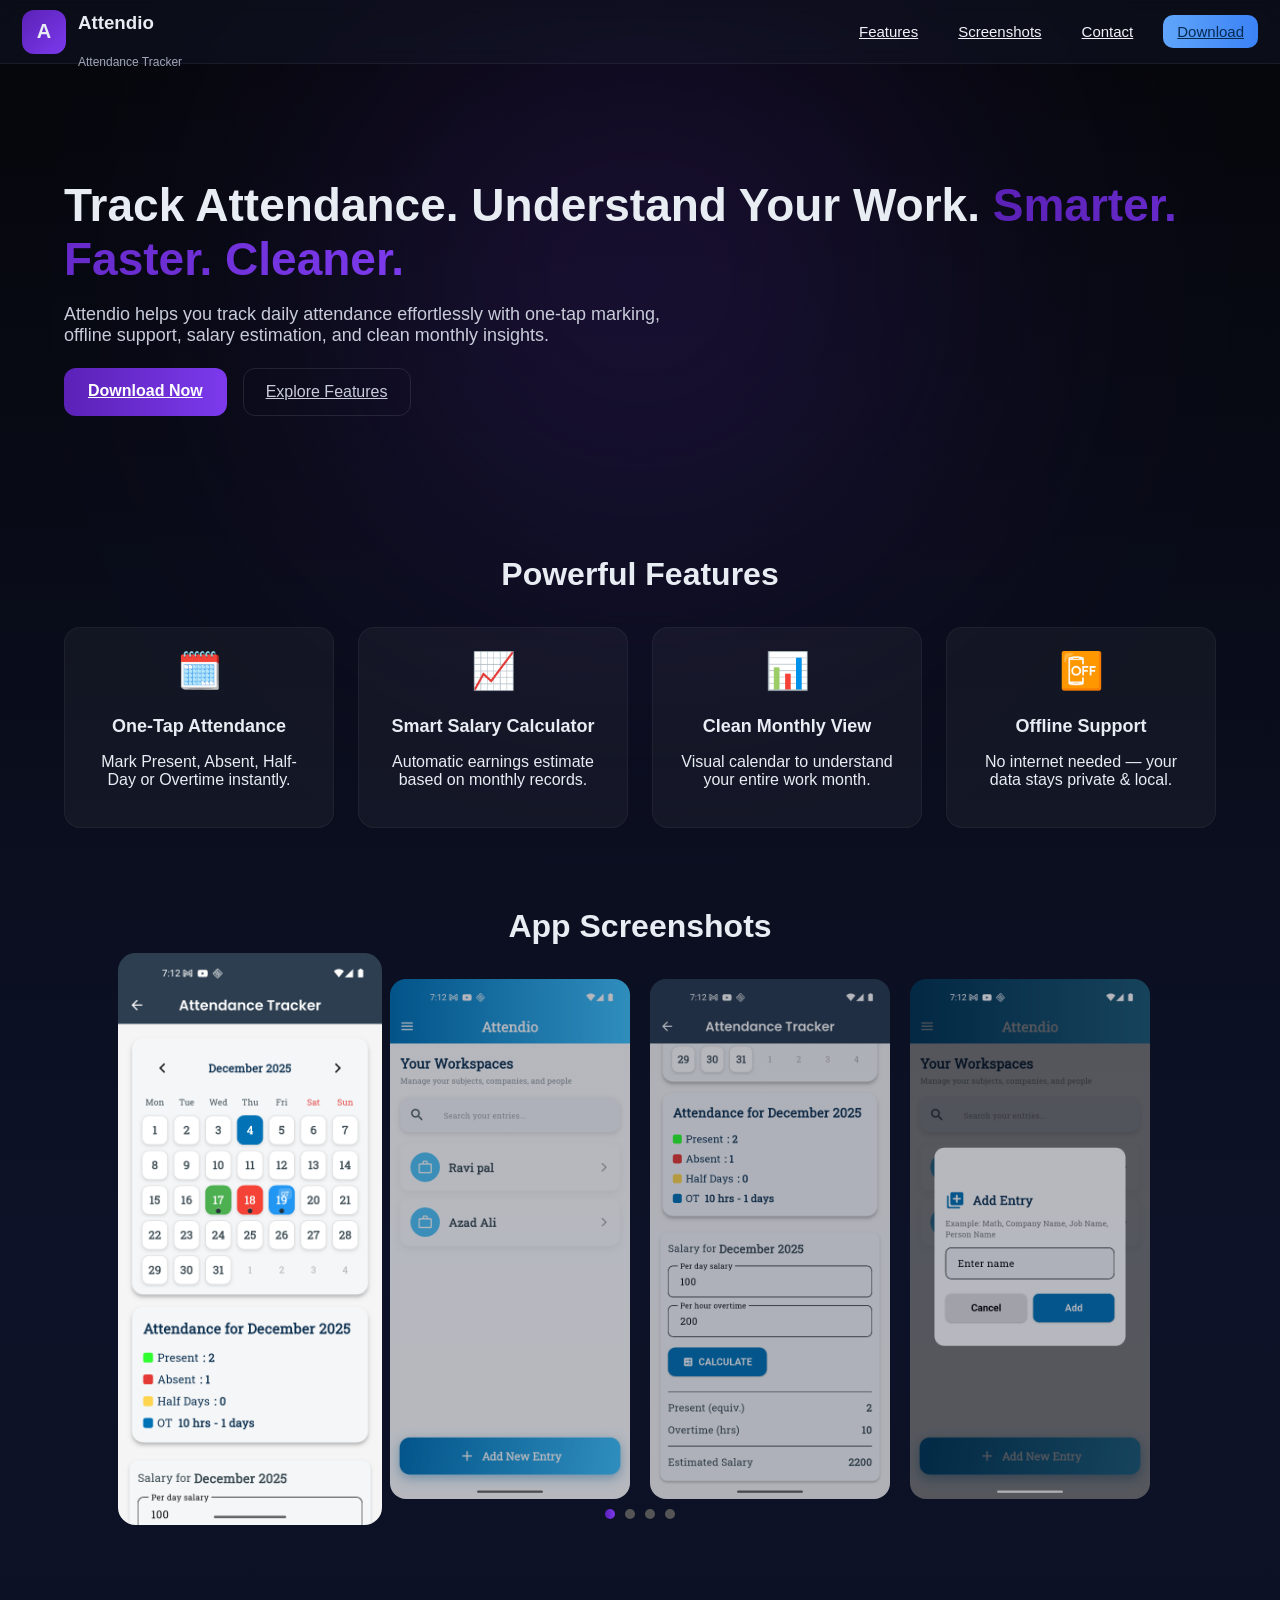
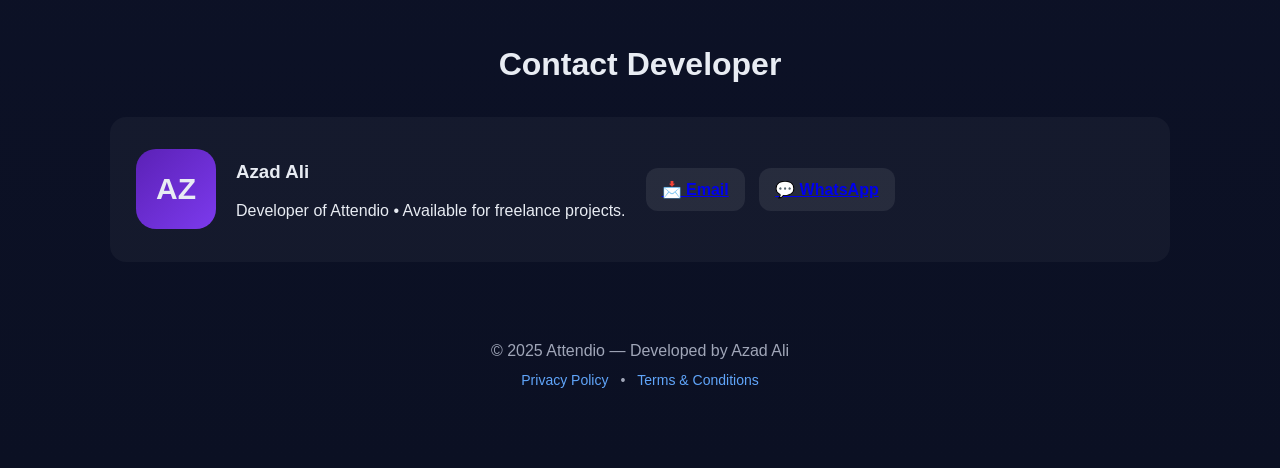
<file: index.html>
<!DOCTYPE html>
<html lang="en">

<head>
    <meta charset="UTF-8">
    <meta name="viewport" content="width=device-width, initial-scale=1.0">
    <title>Attendio — Smart Attendance Tracker App</title>
    <link rel="stylesheet" href="style.css">
    <script>
        (function() {
            var path = window.location.pathname;
            if (path.endsWith('/index.html')) {
                var cleanPath = path.replace(/\/index\.html$/, '/') || '/';
                window.history.replaceState(null, '', cleanPath + window.location.search + window.location.hash);
            } else if (path.endsWith('.html')) {
                var cleanPath = path.replace(/\.html$/, '');
                window.history.replaceState(null, '', cleanPath + window.location.search + window.location.hash);
            }
        })();
    </script>
</head>

<body>

<!-- HEADER -->
<header class="topbar">
    <div class="brand">
        <div class="logo">A</div>
        <div>
            <h3>Attendio</h3>
            <span class="tagline">Attendance Tracker</span>
        </div>
    </div>

    <nav class="nav-links">
        <a href="#features">Features</a>
        <a href="#screenshots">Screenshots</a>
        <a href="#contact">Contact</a>
        <a class="cta" href="https://play.google.com/store/apps/details?id=com.brownfish.attendio" target="_blank">Download</a>
    </nav>

    <!-- Mobile menu -->
    <div class="hamburger" id="hamburger">☰</div>
</header>

<!-- Mobile menu drawer -->
<div class="mobile-menu" id="mobileMenu">
    <a href="#features">Features</a>
    <a href="#screenshots">Screenshots</a>
    <a href="#contact">Contact</a>
    <a class="cta" href="https://play.google.com/store/apps/details?id=com.brownfish.attendio" target="_blank">Download</a>
</div>


<!-- HERO -->
<section class="hero">
    <div class="hero-left fade-up">
        <h1>Track Attendance. Understand Your Work.  
            <span class="grad">Smarter. Faster. Cleaner.</span>
        </h1>

        <p>
            Attendio helps you track daily attendance effortlessly with  
            one-tap marking, offline support, salary estimation, and clean monthly insights.
        </p>

        <div class="actions">
            <a class="btn-primary" href="https://play.google.com/store/apps/details?id=com.brownfish.attendio" target="_blank">
                Download Now
            </a>
            <a class="btn-ghost" href="#features">Explore Features</a>
        </div>
    </div>

    <div class="hero-glow"></div>
</section>


<!-- FEATURES -->
<section id="features" class="features fade-up">
    <h2 class="section-title">Powerful Features</h2>

    <div class="feature-grid">
        <div class="feature-card">
            <div class="icon">🗓️</div>
            <h4>One-Tap Attendance</h4>
            <p>Mark Present, Absent, Half-Day or Overtime instantly.</p>
        </div>

        <div class="feature-card">
            <div class="icon">📈</div>
            <h4>Smart Salary Calculator</h4>
            <p>Automatic earnings estimate based on monthly records.</p>
        </div>

        <div class="feature-card">
            <div class="icon">📊</div>
            <h4>Clean Monthly View</h4>
            <p>Visual calendar to understand your entire work month.</p>
        </div>

        <div class="feature-card">
            <div class="icon">📴</div>
            <h4>Offline Support</h4>
            <p>No internet needed — your data stays private & local.</p>
        </div>
    </div>
</section>


<!-- SCREENSHOTS -->
<section id="screenshots" class="screenshots fade-up">
    <h2 class="section-title">App Screenshots</h2>

    <div class="carousel" id="carousel">
        <img src="screenshot1.png" class="center">
        <img src="screenshot2.png">
        <img src="screenshot3.png">
        <img src="screenshot4.png">
    </div>

    <div class="dots" id="dots">
        <div class="dot active" data-i="0"></div>
        <div class="dot" data-i="1"></div>
        <div class="dot" data-i="2"></div>
        <div class="dot" data-i="3"></div>
    </div>
</section>


<!-- CONTACT -->
<section id="contact" class="contact fade-up">
    <h2 class="section-title">Contact Developer</h2>

    <div class="contact-box">
        <div class="avatar">AZ</div>

        <div class="contact-info">
            <h3>Azad Ali</h3>
            <p>Developer of Attendio • Available for freelance projects.</p>
        </div>

        <div class="contact-links">
            <a href="mailto:azadsaifi70149@gmail.com">📩 Email</a>
            <a href="https://wa.me/919315149804" target="_blank">💬 WhatsApp</a>
        </div>
    </div>
</section>


<footer>
    © 2025 Attendio — Developed by Azad Ali
    <div class="footer-links">
        <a href="/privacy">Privacy Policy</a>
        <span>•</span>
        <a href="/terms">Terms & Conditions</a>
    </div>
</footer>

<script src="script.js"></script>
</body>
</html>
</file>
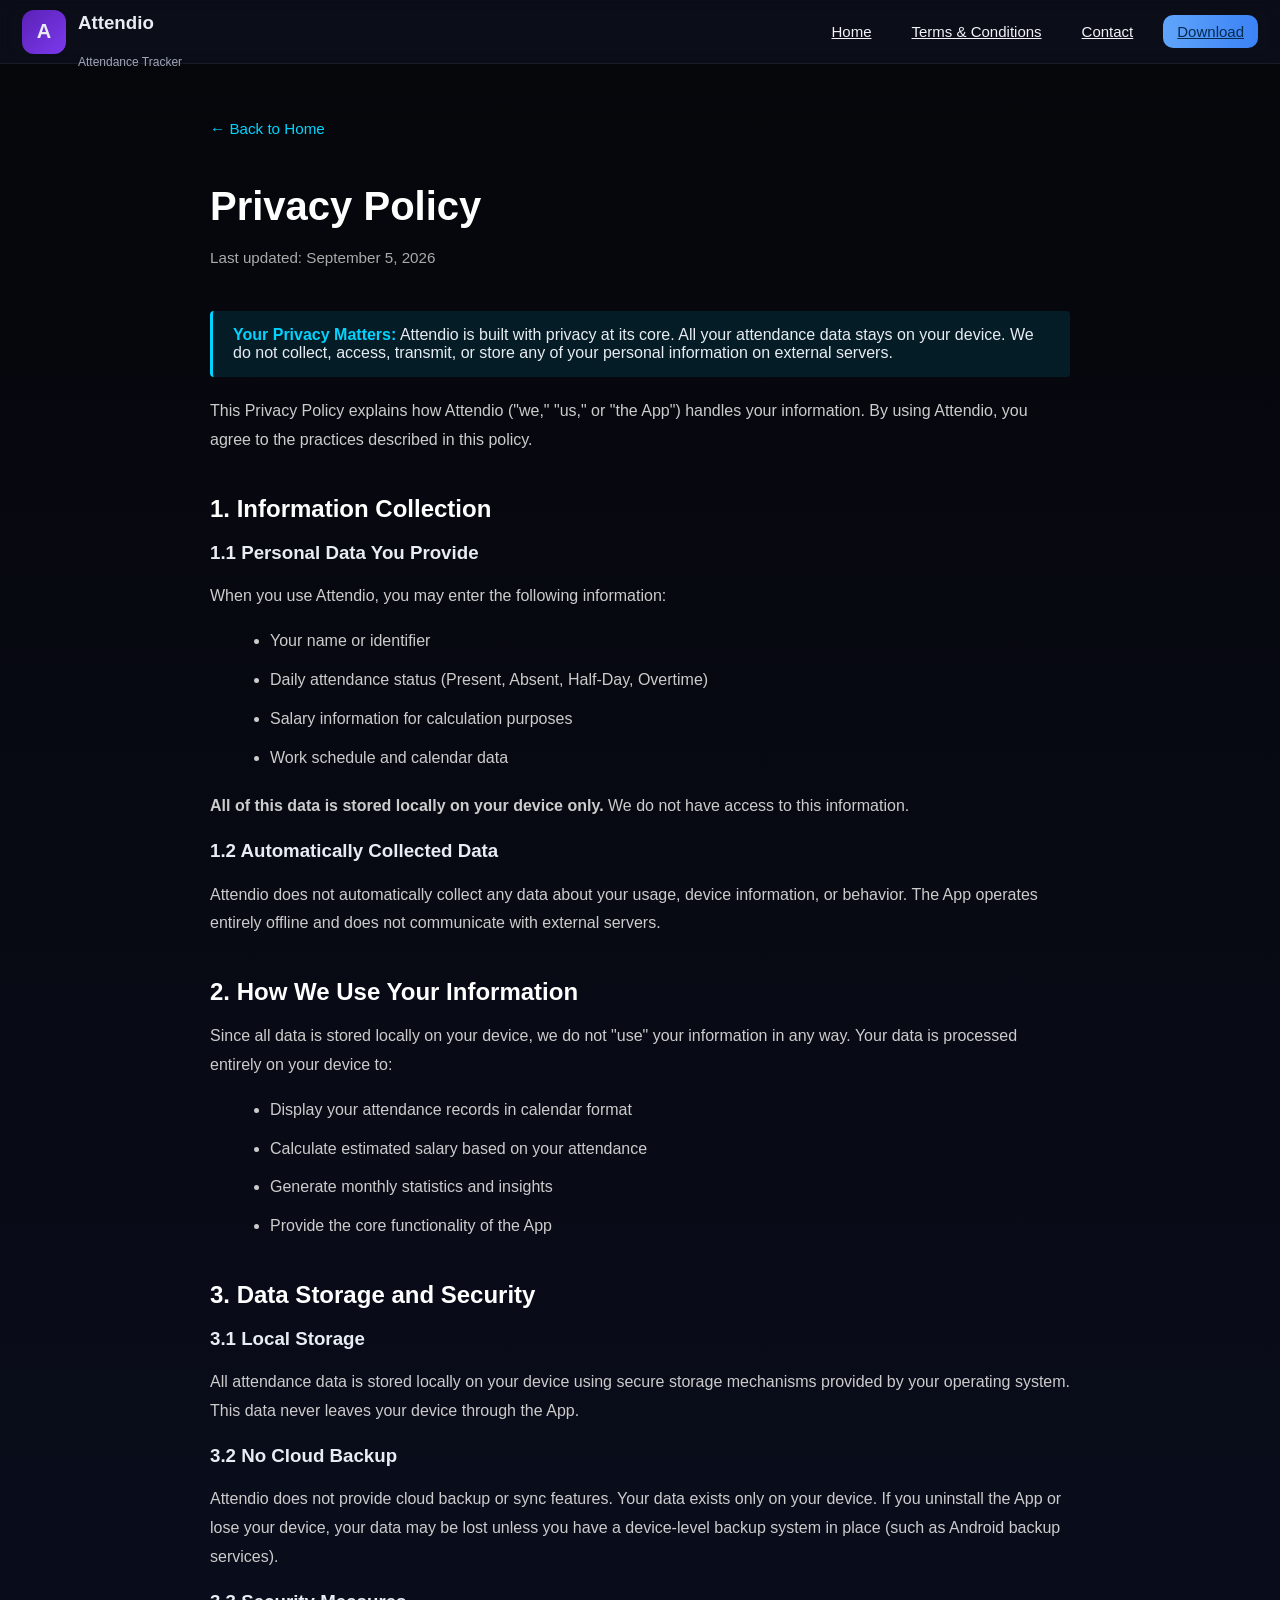
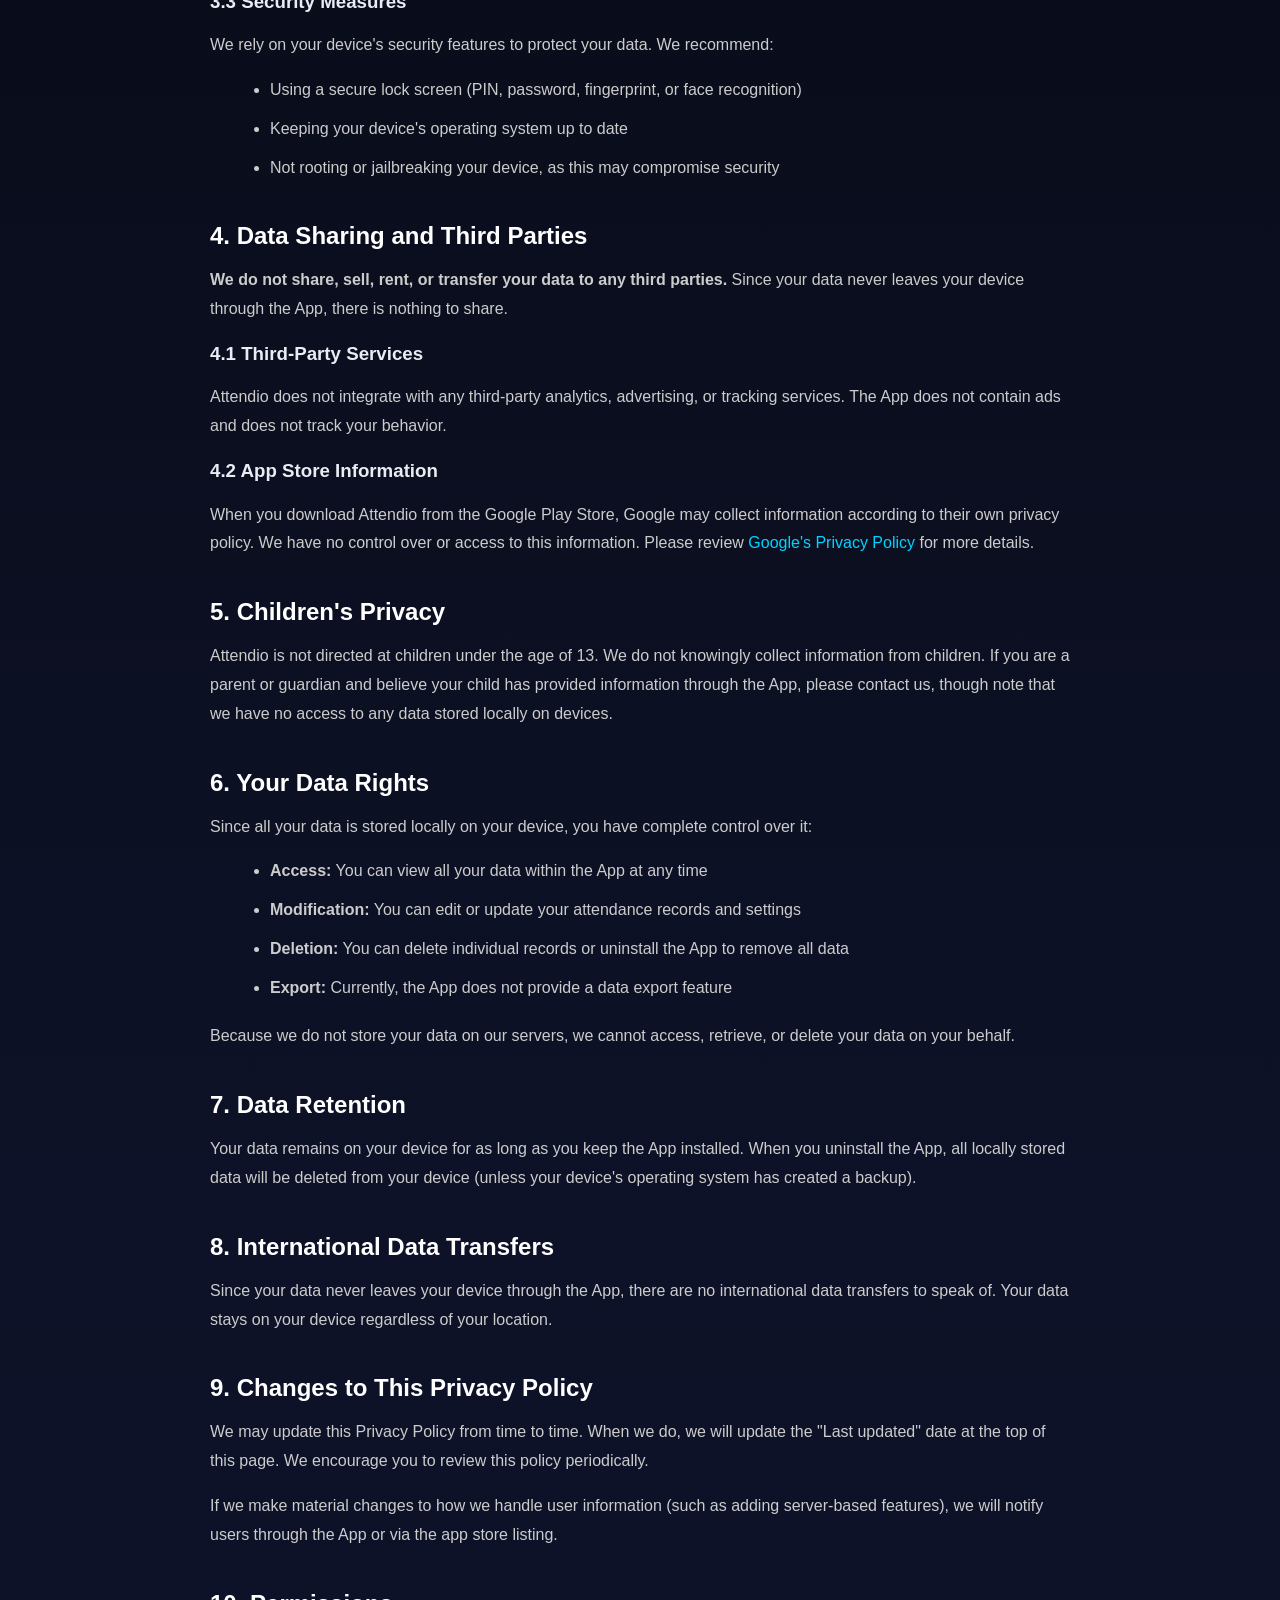
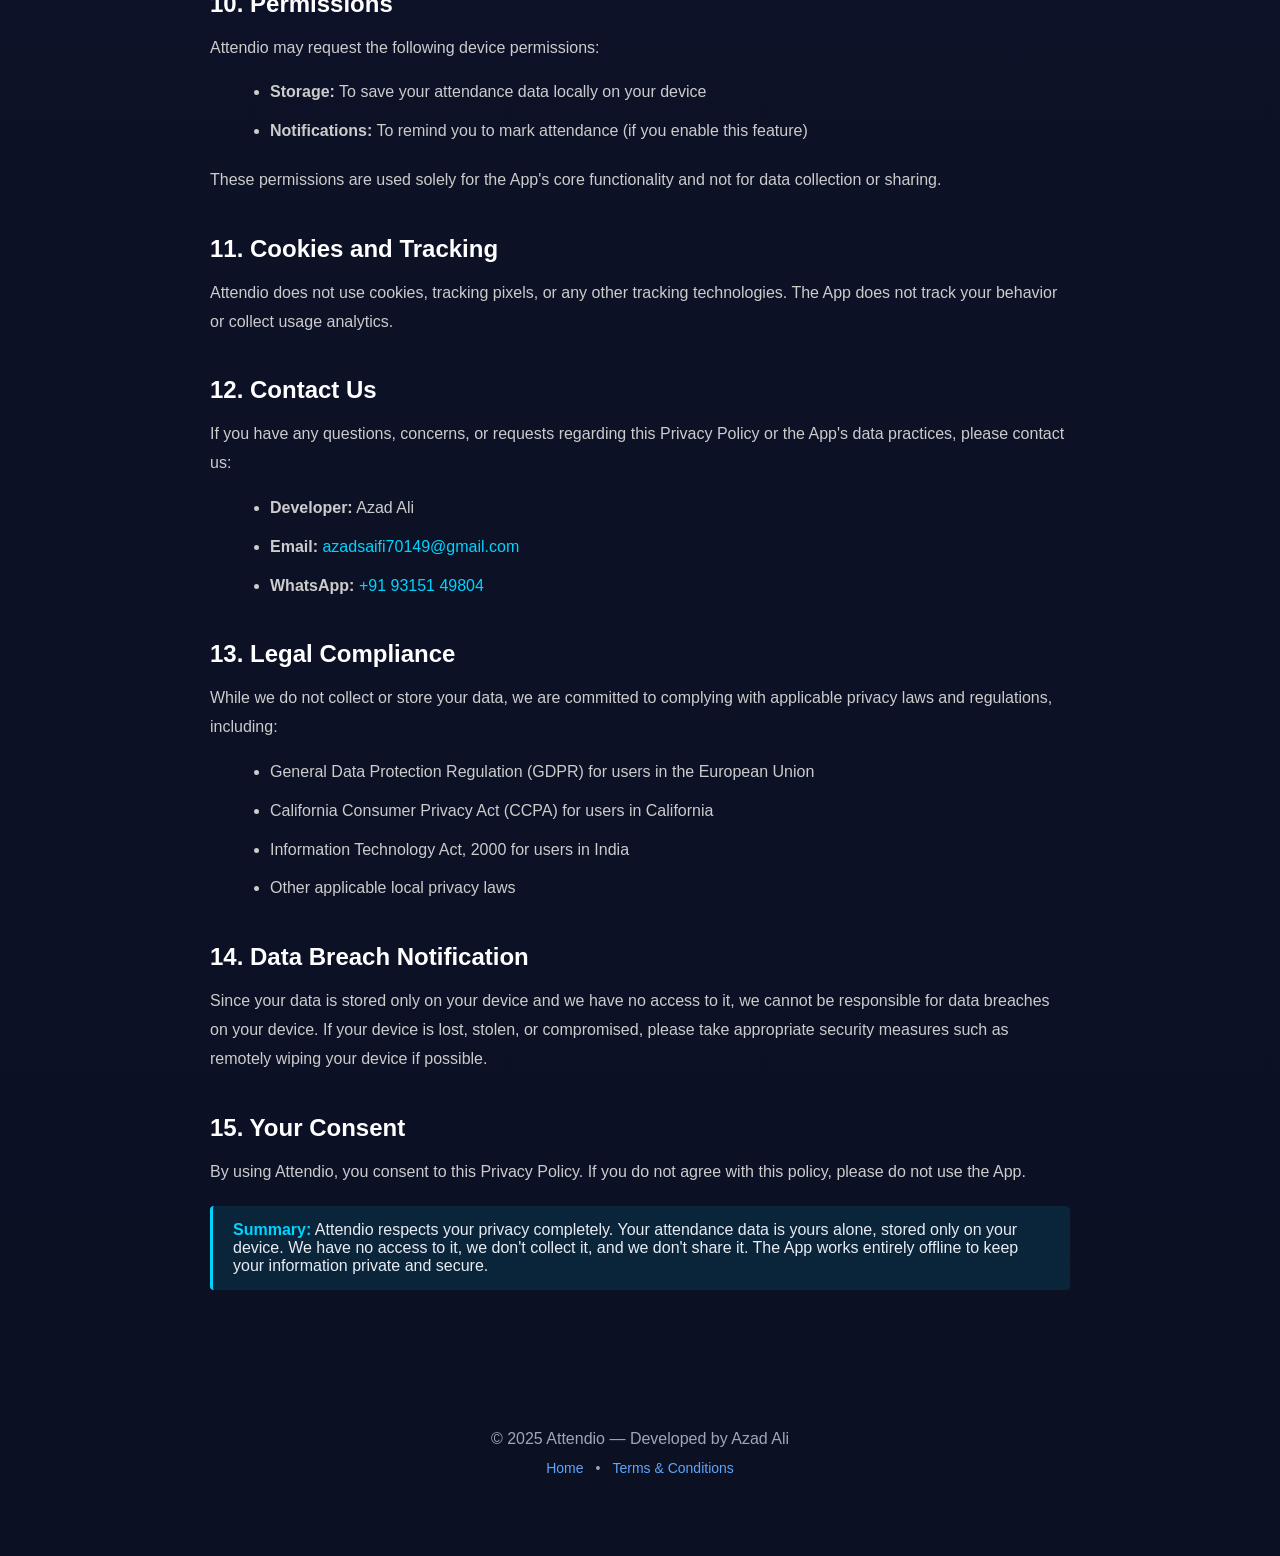
<file: privacy/index.html>
<!DOCTYPE html>
<html lang="en">

<head>
    <meta charset="UTF-8">
    <meta name="viewport" content="width=device-width, initial-scale=1.0">
    <title>Privacy Policy — Attendio</title>
    <link rel="stylesheet" href="/style.css">
    <script>
        (function() {
            var path = window.location.pathname;
            if (path.endsWith('/index.html')) {
                var cleanPath = path.replace(/\/index\.html$/, '/') || '/';
                window.history.replaceState(null, '', cleanPath + window.location.search + window.location.hash);
            } else if (path.endsWith('.html')) {
                var cleanPath = path.replace(/\.html$/, '');
                window.history.replaceState(null, '', cleanPath + window.location.search + window.location.hash);
            }
        })();
    </script>
    <style>
        .legal-page {
            max-width: 900px;
            margin: 80px auto;
            padding: 40px 20px;
        }

        .legal-page h1 {
            font-size: 2.5rem;
            margin-bottom: 10px;
            color: var(--text-primary, #fff);
        }

        .legal-page .updated {
            color: var(--text-secondary, #aaa);
            margin-bottom: 40px;
            font-size: 0.95rem;
        }

        .legal-page h2 {
            font-size: 1.5rem;
            margin-top: 40px;
            margin-bottom: 15px;
            color: var(--text-primary, #fff);
        }

        .legal-page p, .legal-page li {
            line-height: 1.8;
            color: var(--text-secondary, #ccc);
            margin-bottom: 15px;
        }

        .legal-page ul {
            margin-left: 20px;
            margin-bottom: 20px;
        }

        .legal-page li {
            margin-bottom: 10px;
        }

        .legal-page a {
            color: #00d4ff;
            text-decoration: none;
        }

        .legal-page a:hover {
            text-decoration: underline;
        }

        .back-link {
            display: inline-block;
            margin-bottom: 20px;
            color: #00d4ff;
            text-decoration: none;
            font-size: 0.95rem;
        }

        .back-link:hover {
            text-decoration: underline;
        }

        .highlight-box {
            background: rgba(0, 212, 255, 0.1);
            border-left: 3px solid #00d4ff;
            padding: 15px 20px;
            margin: 20px 0;
            border-radius: 4px;
        }

        .highlight-box strong {
            color: #00d4ff;
        }
    </style>
</head>

<body>

<!-- HEADER -->
<header class="topbar">
    <div class="brand">
        <div class="logo">A</div>
        <div>
            <h3>Attendio</h3>
            <span class="tagline">Attendance Tracker</span>
        </div>
    </div>

    <nav class="nav-links">
        <a href="/">Home</a>
        <a href="/terms">Terms & Conditions</a>
        <a href="/#contact">Contact</a>
        <a class="cta" href="https://play.google.com/store/apps/details?id=com.brownfish.attendio" target="_blank">Download</a>
    </nav>

    <div class="hamburger" id="hamburger">☰</div>
</header>

<div class="mobile-menu" id="mobileMenu">
    <a href="/">Home</a>
    <a href="/terms">Terms & Conditions</a>
    <a href="/#contact">Contact</a>
    <a class="cta" href="https://play.google.com/store/apps/details?id=com.brownfish.attendio" target="_blank">Download</a>
</div>

<div class="legal-page">
    <a href="/" class="back-link">← Back to Home</a>

    <h1>Privacy Policy</h1>
    <p class="updated">Last updated: September 5, 2026</p>

    <div class="highlight-box">
        <strong>Your Privacy Matters:</strong> Attendio is built with privacy at its core. All your attendance data stays on your device. We do not collect, access, transmit, or store any of your personal information on external servers.
    </div>

    <p>
        This Privacy Policy explains how Attendio ("we," "us," or "the App") handles your information.
        By using Attendio, you agree to the practices described in this policy.
    </p>

    <h2>1. Information Collection</h2>

    <h3>1.1 Personal Data You Provide</h3>
    <p>
        When you use Attendio, you may enter the following information:
    </p>
    <ul>
        <li>Your name or identifier</li>
        <li>Daily attendance status (Present, Absent, Half-Day, Overtime)</li>
        <li>Salary information for calculation purposes</li>
        <li>Work schedule and calendar data</li>
    </ul>
    <p>
        <strong>All of this data is stored locally on your device only.</strong> We do not have access to this information.
    </p>

    <h3>1.2 Automatically Collected Data</h3>
    <p>
        Attendio does not automatically collect any data about your usage, device information, or behavior.
        The App operates entirely offline and does not communicate with external servers.
    </p>

    <h2>2. How We Use Your Information</h2>
    <p>
        Since all data is stored locally on your device, we do not "use" your information in any way.
        Your data is processed entirely on your device to:
    </p>
    <ul>
        <li>Display your attendance records in calendar format</li>
        <li>Calculate estimated salary based on your attendance</li>
        <li>Generate monthly statistics and insights</li>
        <li>Provide the core functionality of the App</li>
    </ul>

    <h2>3. Data Storage and Security</h2>

    <h3>3.1 Local Storage</h3>
    <p>
        All attendance data is stored locally on your device using secure storage mechanisms provided
        by your operating system. This data never leaves your device through the App.
    </p>

    <h3>3.2 No Cloud Backup</h3>
    <p>
        Attendio does not provide cloud backup or sync features. Your data exists only on your device.
        If you uninstall the App or lose your device, your data may be lost unless you have a device-level
        backup system in place (such as Android backup services).
    </p>

    <h3>3.3 Security Measures</h3>
    <p>
        We rely on your device's security features to protect your data. We recommend:
    </p>
    <ul>
        <li>Using a secure lock screen (PIN, password, fingerprint, or face recognition)</li>
        <li>Keeping your device's operating system up to date</li>
        <li>Not rooting or jailbreaking your device, as this may compromise security</li>
    </ul>

    <h2>4. Data Sharing and Third Parties</h2>
    <p>
        <strong>We do not share, sell, rent, or transfer your data to any third parties.</strong>
        Since your data never leaves your device through the App, there is nothing to share.
    </p>

    <h3>4.1 Third-Party Services</h3>
    <p>
        Attendio does not integrate with any third-party analytics, advertising, or tracking services.
        The App does not contain ads and does not track your behavior.
    </p>

    <h3>4.2 App Store Information</h3>
    <p>
        When you download Attendio from the Google Play Store, Google may collect information
        according to their own privacy policy. We have no control over or access to this information.
        Please review <a href="https://policies.google.com/privacy" target="_blank">Google's Privacy Policy</a>
        for more details.
    </p>

    <h2>5. Children's Privacy</h2>
    <p>
        Attendio is not directed at children under the age of 13. We do not knowingly collect
        information from children. If you are a parent or guardian and believe your child has
        provided information through the App, please contact us, though note that we have no access
        to any data stored locally on devices.
    </p>

    <h2>6. Your Data Rights</h2>
    <p>
        Since all your data is stored locally on your device, you have complete control over it:
    </p>
    <ul>
        <li><strong>Access:</strong> You can view all your data within the App at any time</li>
        <li><strong>Modification:</strong> You can edit or update your attendance records and settings</li>
        <li><strong>Deletion:</strong> You can delete individual records or uninstall the App to remove all data</li>
        <li><strong>Export:</strong> Currently, the App does not provide a data export feature</li>
    </ul>
    <p>
        Because we do not store your data on our servers, we cannot access, retrieve, or delete your
        data on your behalf.
    </p>

    <h2>7. Data Retention</h2>
    <p>
        Your data remains on your device for as long as you keep the App installed. When you
        uninstall the App, all locally stored data will be deleted from your device (unless your
        device's operating system has created a backup).
    </p>

    <h2>8. International Data Transfers</h2>
    <p>
        Since your data never leaves your device through the App, there are no international data
        transfers to speak of. Your data stays on your device regardless of your location.
    </p>

    <h2>9. Changes to This Privacy Policy</h2>
    <p>
        We may update this Privacy Policy from time to time. When we do, we will update the
        "Last updated" date at the top of this page. We encourage you to review this policy
        periodically.
    </p>
    <p>
        If we make material changes to how we handle user information (such as adding server-based
        features), we will notify users through the App or via the app store listing.
    </p>

    <h2>10. Permissions</h2>
    <p>
        Attendio may request the following device permissions:
    </p>
    <ul>
        <li><strong>Storage:</strong> To save your attendance data locally on your device</li>
        <li><strong>Notifications:</strong> To remind you to mark attendance (if you enable this feature)</li>
    </ul>
    <p>
        These permissions are used solely for the App's core functionality and not for data collection
        or sharing.
    </p>

    <h2>11. Cookies and Tracking</h2>
    <p>
        Attendio does not use cookies, tracking pixels, or any other tracking technologies. The App
        does not track your behavior or collect usage analytics.
    </p>

    <h2>12. Contact Us</h2>
    <p>
        If you have any questions, concerns, or requests regarding this Privacy Policy or the App's
        data practices, please contact us:
    </p>
    <ul>
        <li><strong>Developer:</strong> Azad Ali</li>
        <li><strong>Email:</strong> <a href="mailto:azadsaifi70149@gmail.com">azadsaifi70149@gmail.com</a></li>
        <li><strong>WhatsApp:</strong> <a href="https://wa.me/919315149804" target="_blank">+91 93151 49804</a></li>
    </ul>

    <h2>13. Legal Compliance</h2>
    <p>
        While we do not collect or store your data, we are committed to complying with applicable
        privacy laws and regulations, including:
    </p>
    <ul>
        <li>General Data Protection Regulation (GDPR) for users in the European Union</li>
        <li>California Consumer Privacy Act (CCPA) for users in California</li>
        <li>Information Technology Act, 2000 for users in India</li>
        <li>Other applicable local privacy laws</li>
    </ul>

    <h2>14. Data Breach Notification</h2>
    <p>
        Since your data is stored only on your device and we have no access to it, we cannot be
        responsible for data breaches on your device. If your device is lost, stolen, or compromised,
        please take appropriate security measures such as remotely wiping your device if possible.
    </p>

    <h2>15. Your Consent</h2>
    <p>
        By using Attendio, you consent to this Privacy Policy. If you do not agree with this policy,
        please do not use the App.
    </p>

    <div class="highlight-box">
        <strong>Summary:</strong> Attendio respects your privacy completely. Your attendance data is yours alone,
        stored only on your device. We have no access to it, we don't collect it, and we don't share it.
        The App works entirely offline to keep your information private and secure.
    </div>
</div>

<footer>
    © 2025 Attendio — Developed by Azad Ali
    <div class="footer-links">
        <a href="/">Home</a>
        <span>•</span>
        <a href="/terms">Terms & Conditions</a>
    </div>
</footer>

<script src="/script.js"></script>
</body>
</html>
</file>
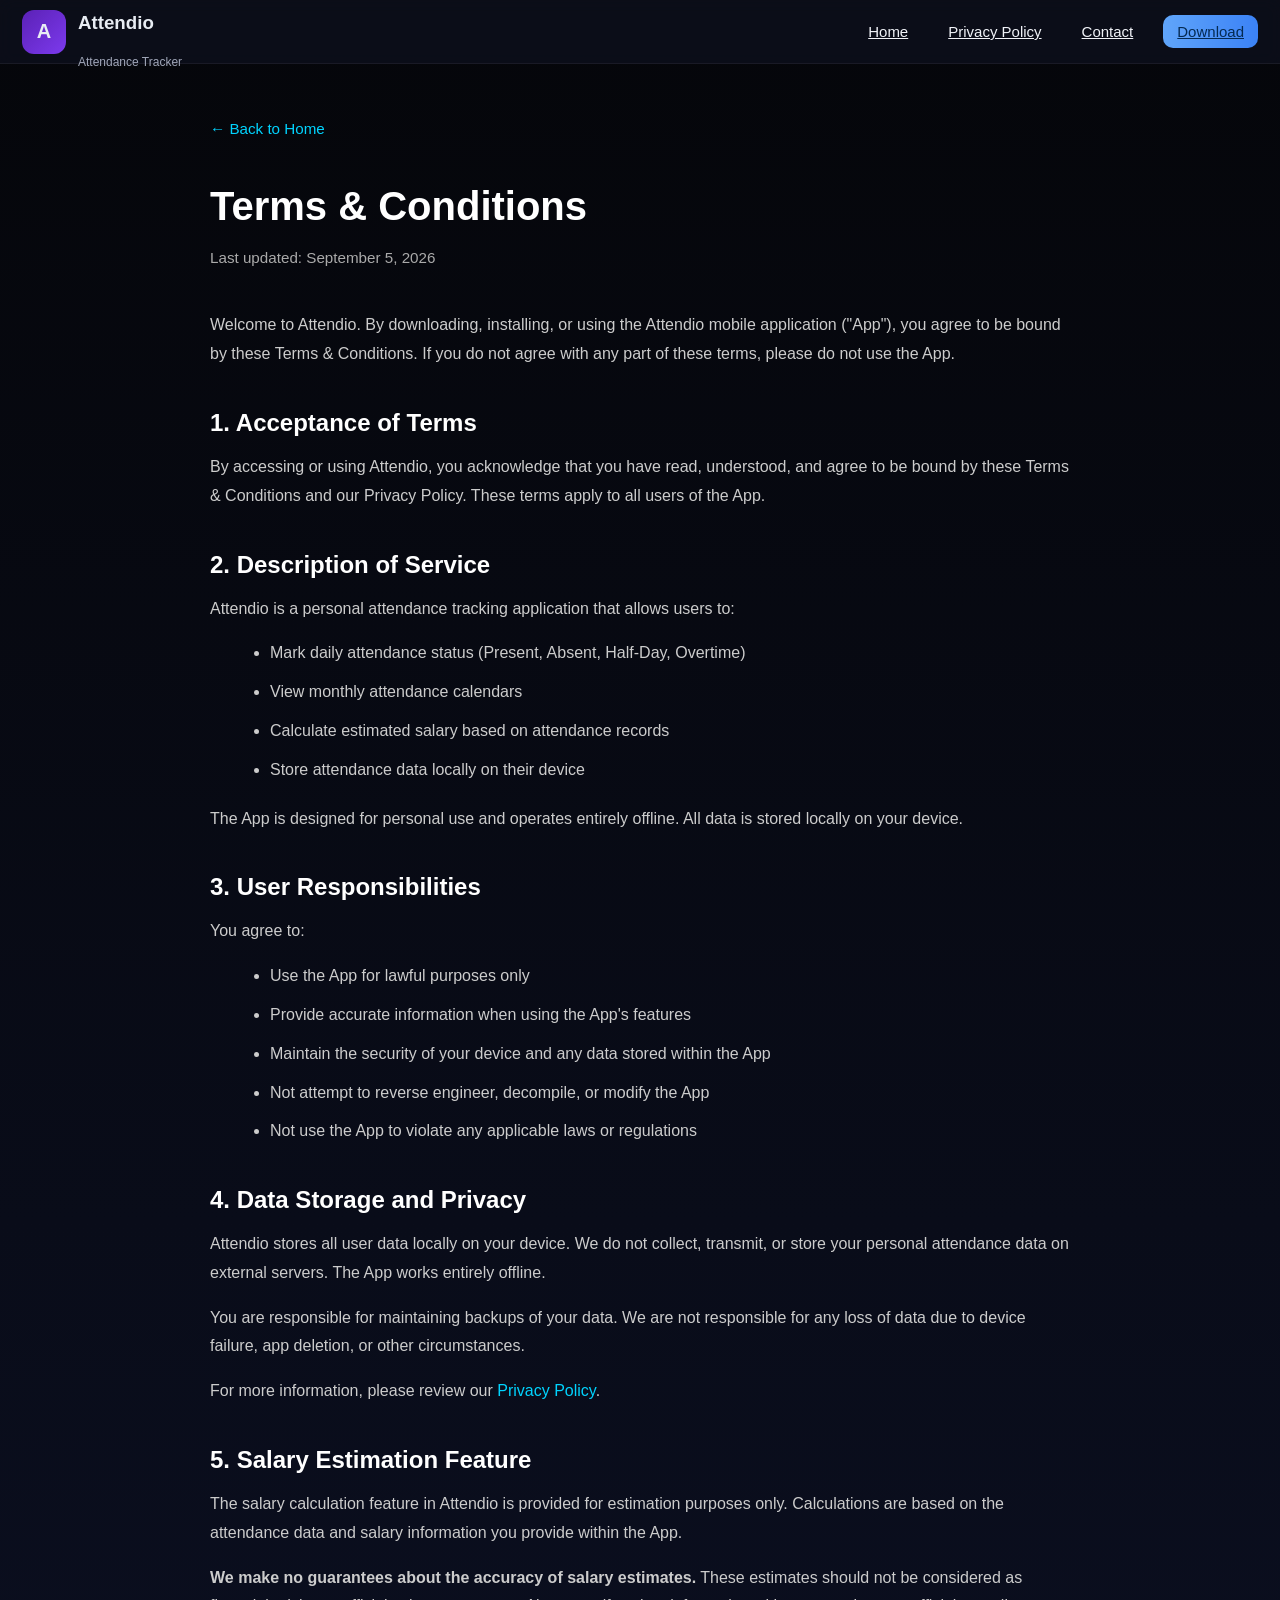
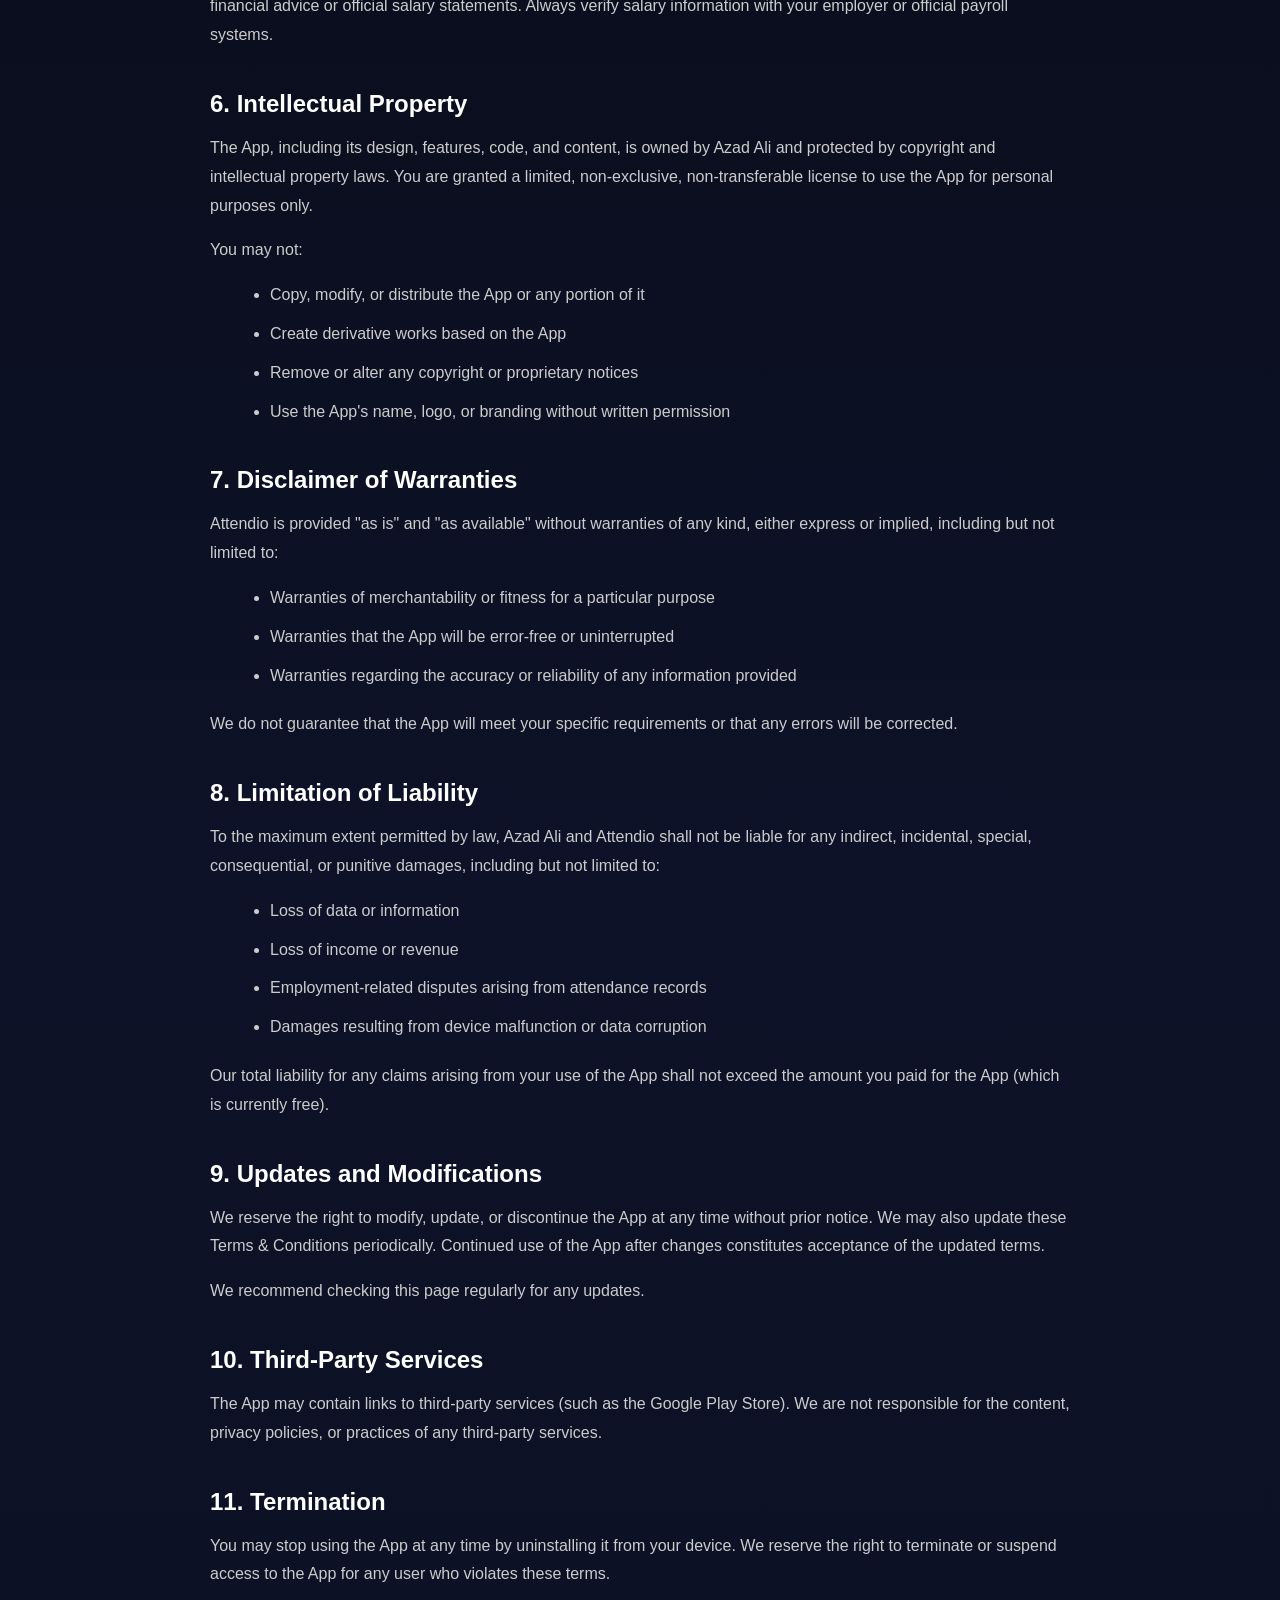
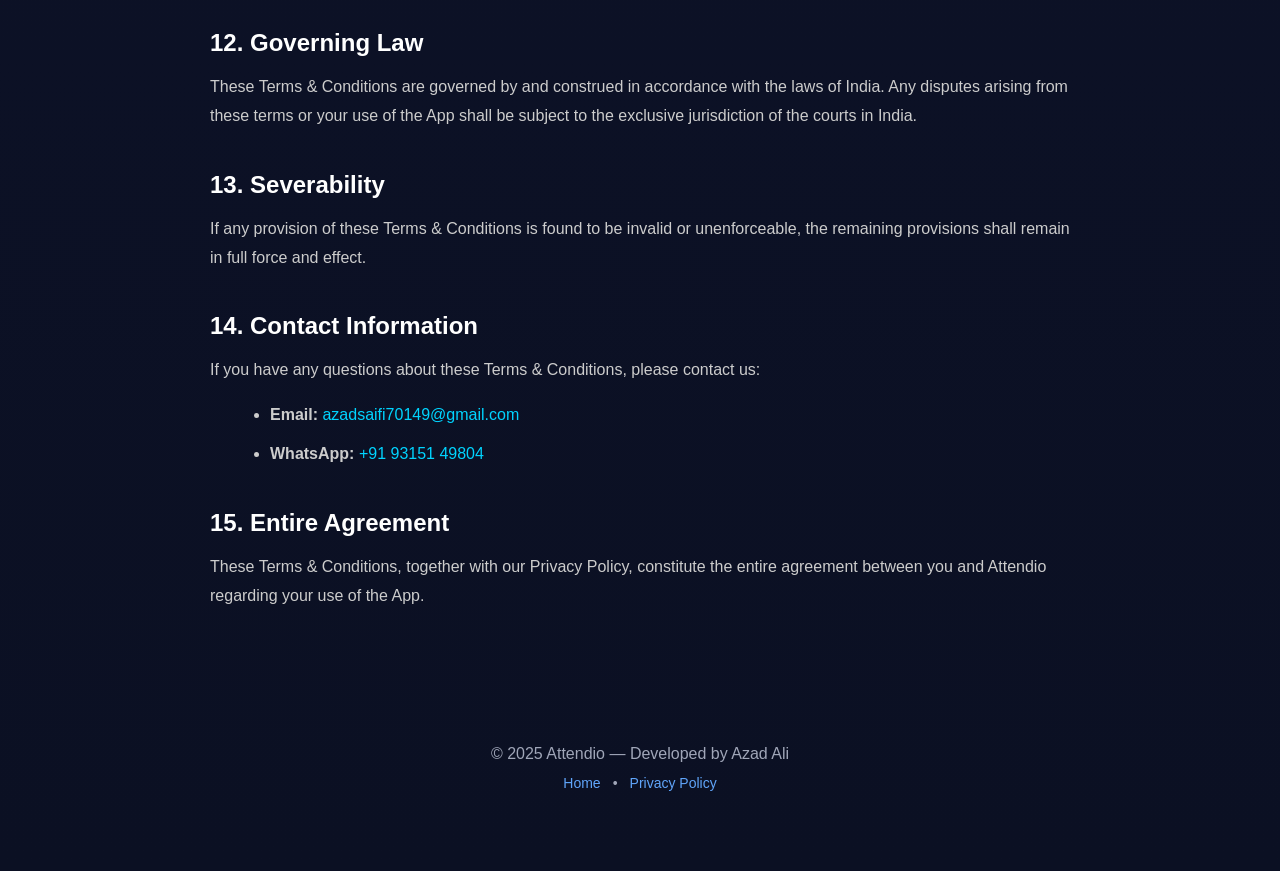
<file: terms/index.html>
<!DOCTYPE html>
<html lang="en">

<head>
    <meta charset="UTF-8">
    <meta name="viewport" content="width=device-width, initial-scale=1.0">
    <title>Terms & Conditions — Attendio</title>
    <link rel="stylesheet" href="/style.css">
    <script>
        (function() {
            var path = window.location.pathname;
            if (path.endsWith('/index.html')) {
                var cleanPath = path.replace(/\/index\.html$/, '/') || '/';
                window.history.replaceState(null, '', cleanPath + window.location.search + window.location.hash);
            } else if (path.endsWith('.html')) {
                var cleanPath = path.replace(/\.html$/, '');
                window.history.replaceState(null, '', cleanPath + window.location.search + window.location.hash);
            }
        })();
    </script>
    <style>
        .legal-page {
            max-width: 900px;
            margin: 80px auto;
            padding: 40px 20px;
        }

        .legal-page h1 {
            font-size: 2.5rem;
            margin-bottom: 10px;
            color: var(--text-primary, #fff);
        }

        .legal-page .updated {
            color: var(--text-secondary, #aaa);
            margin-bottom: 40px;
            font-size: 0.95rem;
        }

        .legal-page h2 {
            font-size: 1.5rem;
            margin-top: 40px;
            margin-bottom: 15px;
            color: var(--text-primary, #fff);
        }

        .legal-page p, .legal-page li {
            line-height: 1.8;
            color: var(--text-secondary, #ccc);
            margin-bottom: 15px;
        }

        .legal-page ul {
            margin-left: 20px;
            margin-bottom: 20px;
        }

        .legal-page li {
            margin-bottom: 10px;
        }

        .legal-page a {
            color: #00d4ff;
            text-decoration: none;
        }

        .legal-page a:hover {
            text-decoration: underline;
        }

        .back-link {
            display: inline-block;
            margin-bottom: 20px;
            color: #00d4ff;
            text-decoration: none;
            font-size: 0.95rem;
        }

        .back-link:hover {
            text-decoration: underline;
        }
    </style>
</head>

<body>

<!-- HEADER -->
<header class="topbar">
    <div class="brand">
        <div class="logo">A</div>
        <div>
            <h3>Attendio</h3>
            <span class="tagline">Attendance Tracker</span>
        </div>
    </div>

    <nav class="nav-links">
        <a href="/">Home</a>
        <a href="/privacy">Privacy Policy</a>
        <a href="/#contact">Contact</a>
        <a class="cta" href="https://play.google.com/store/apps/details?id=com.brownfish.attendio" target="_blank">Download</a>
    </nav>

    <div class="hamburger" id="hamburger">☰</div>
</header>

<div class="mobile-menu" id="mobileMenu">
    <a href="/">Home</a>
    <a href="/privacy">Privacy Policy</a>
    <a href="/#contact">Contact</a>
    <a class="cta" href="https://play.google.com/store/apps/details?id=com.brownfish.attendio" target="_blank">Download</a>
</div>

<div class="legal-page">
    <a href="/" class="back-link">← Back to Home</a>

    <h1>Terms & Conditions</h1>
    <p class="updated">Last updated: September 5, 2026</p>

    <p>
        Welcome to Attendio. By downloading, installing, or using the Attendio mobile application
        ("App"), you agree to be bound by these Terms & Conditions. If you do not agree with any
        part of these terms, please do not use the App.
    </p>

    <h2>1. Acceptance of Terms</h2>
    <p>
        By accessing or using Attendio, you acknowledge that you have read, understood, and agree
        to be bound by these Terms & Conditions and our Privacy Policy. These terms apply to all
        users of the App.
    </p>

    <h2>2. Description of Service</h2>
    <p>
        Attendio is a personal attendance tracking application that allows users to:
    </p>
    <ul>
        <li>Mark daily attendance status (Present, Absent, Half-Day, Overtime)</li>
        <li>View monthly attendance calendars</li>
        <li>Calculate estimated salary based on attendance records</li>
        <li>Store attendance data locally on their device</li>
    </ul>
    <p>
        The App is designed for personal use and operates entirely offline. All data is stored
        locally on your device.
    </p>

    <h2>3. User Responsibilities</h2>
    <p>You agree to:</p>
    <ul>
        <li>Use the App for lawful purposes only</li>
        <li>Provide accurate information when using the App's features</li>
        <li>Maintain the security of your device and any data stored within the App</li>
        <li>Not attempt to reverse engineer, decompile, or modify the App</li>
        <li>Not use the App to violate any applicable laws or regulations</li>
    </ul>

    <h2>4. Data Storage and Privacy</h2>
    <p>
        Attendio stores all user data locally on your device. We do not collect, transmit, or
        store your personal attendance data on external servers. The App works entirely offline.
    </p>
    <p>
        You are responsible for maintaining backups of your data. We are not responsible for any
        loss of data due to device failure, app deletion, or other circumstances.
    </p>
    <p>
        For more information, please review our <a href="/privacy">Privacy Policy</a>.
    </p>

    <h2>5. Salary Estimation Feature</h2>
    <p>
        The salary calculation feature in Attendio is provided for estimation purposes only.
        Calculations are based on the attendance data and salary information you provide within
        the App.
    </p>
    <p>
        <strong>We make no guarantees about the accuracy of salary estimates.</strong> These
        estimates should not be considered as financial advice or official salary statements.
        Always verify salary information with your employer or official payroll systems.
    </p>

    <h2>6. Intellectual Property</h2>
    <p>
        The App, including its design, features, code, and content, is owned by Azad Ali and
        protected by copyright and intellectual property laws. You are granted a limited,
        non-exclusive, non-transferable license to use the App for personal purposes only.
    </p>
    <p>You may not:</p>
    <ul>
        <li>Copy, modify, or distribute the App or any portion of it</li>
        <li>Create derivative works based on the App</li>
        <li>Remove or alter any copyright or proprietary notices</li>
        <li>Use the App's name, logo, or branding without written permission</li>
    </ul>

    <h2>7. Disclaimer of Warranties</h2>
    <p>
        Attendio is provided "as is" and "as available" without warranties of any kind, either
        express or implied, including but not limited to:
    </p>
    <ul>
        <li>Warranties of merchantability or fitness for a particular purpose</li>
        <li>Warranties that the App will be error-free or uninterrupted</li>
        <li>Warranties regarding the accuracy or reliability of any information provided</li>
    </ul>
    <p>
        We do not guarantee that the App will meet your specific requirements or that any errors
        will be corrected.
    </p>

    <h2>8. Limitation of Liability</h2>
    <p>
        To the maximum extent permitted by law, Azad Ali and Attendio shall not be liable for any
        indirect, incidental, special, consequential, or punitive damages, including but not
        limited to:
    </p>
    <ul>
        <li>Loss of data or information</li>
        <li>Loss of income or revenue</li>
        <li>Employment-related disputes arising from attendance records</li>
        <li>Damages resulting from device malfunction or data corruption</li>
    </ul>
    <p>
        Our total liability for any claims arising from your use of the App shall not exceed the
        amount you paid for the App (which is currently free).
    </p>

    <h2>9. Updates and Modifications</h2>
    <p>
        We reserve the right to modify, update, or discontinue the App at any time without prior
        notice. We may also update these Terms & Conditions periodically. Continued use of the App
        after changes constitutes acceptance of the updated terms.
    </p>
    <p>
        We recommend checking this page regularly for any updates.
    </p>

    <h2>10. Third-Party Services</h2>
    <p>
        The App may contain links to third-party services (such as the Google Play Store). We are
        not responsible for the content, privacy policies, or practices of any third-party
        services.
    </p>

    <h2>11. Termination</h2>
    <p>
        You may stop using the App at any time by uninstalling it from your device. We reserve
        the right to terminate or suspend access to the App for any user who violates these terms.
    </p>

    <h2>12. Governing Law</h2>
    <p>
        These Terms & Conditions are governed by and construed in accordance with the laws of
        India. Any disputes arising from these terms or your use of the App shall be subject to
        the exclusive jurisdiction of the courts in India.
    </p>

    <h2>13. Severability</h2>
    <p>
        If any provision of these Terms & Conditions is found to be invalid or unenforceable, the
        remaining provisions shall remain in full force and effect.
    </p>

    <h2>14. Contact Information</h2>
    <p>
        If you have any questions about these Terms & Conditions, please contact us:
    </p>
    <ul>
        <li><strong>Email:</strong> <a href="mailto:azadsaifi70149@gmail.com">azadsaifi70149@gmail.com</a></li>
        <li><strong>WhatsApp:</strong> <a href="https://wa.me/919315149804" target="_blank">+91 93151 49804</a></li>
    </ul>

    <h2>15. Entire Agreement</h2>
    <p>
        These Terms & Conditions, together with our Privacy Policy, constitute the entire
        agreement between you and Attendio regarding your use of the App.
    </p>
</div>

<footer>
    © 2025 Attendio — Developed by Azad Ali
    <div class="footer-links">
        <a href="/">Home</a>
        <span>•</span>
        <a href="/privacy">Privacy Policy</a>
    </div>
</footer>

<script src="/script.js"></script>
</body>
</html>
</file>
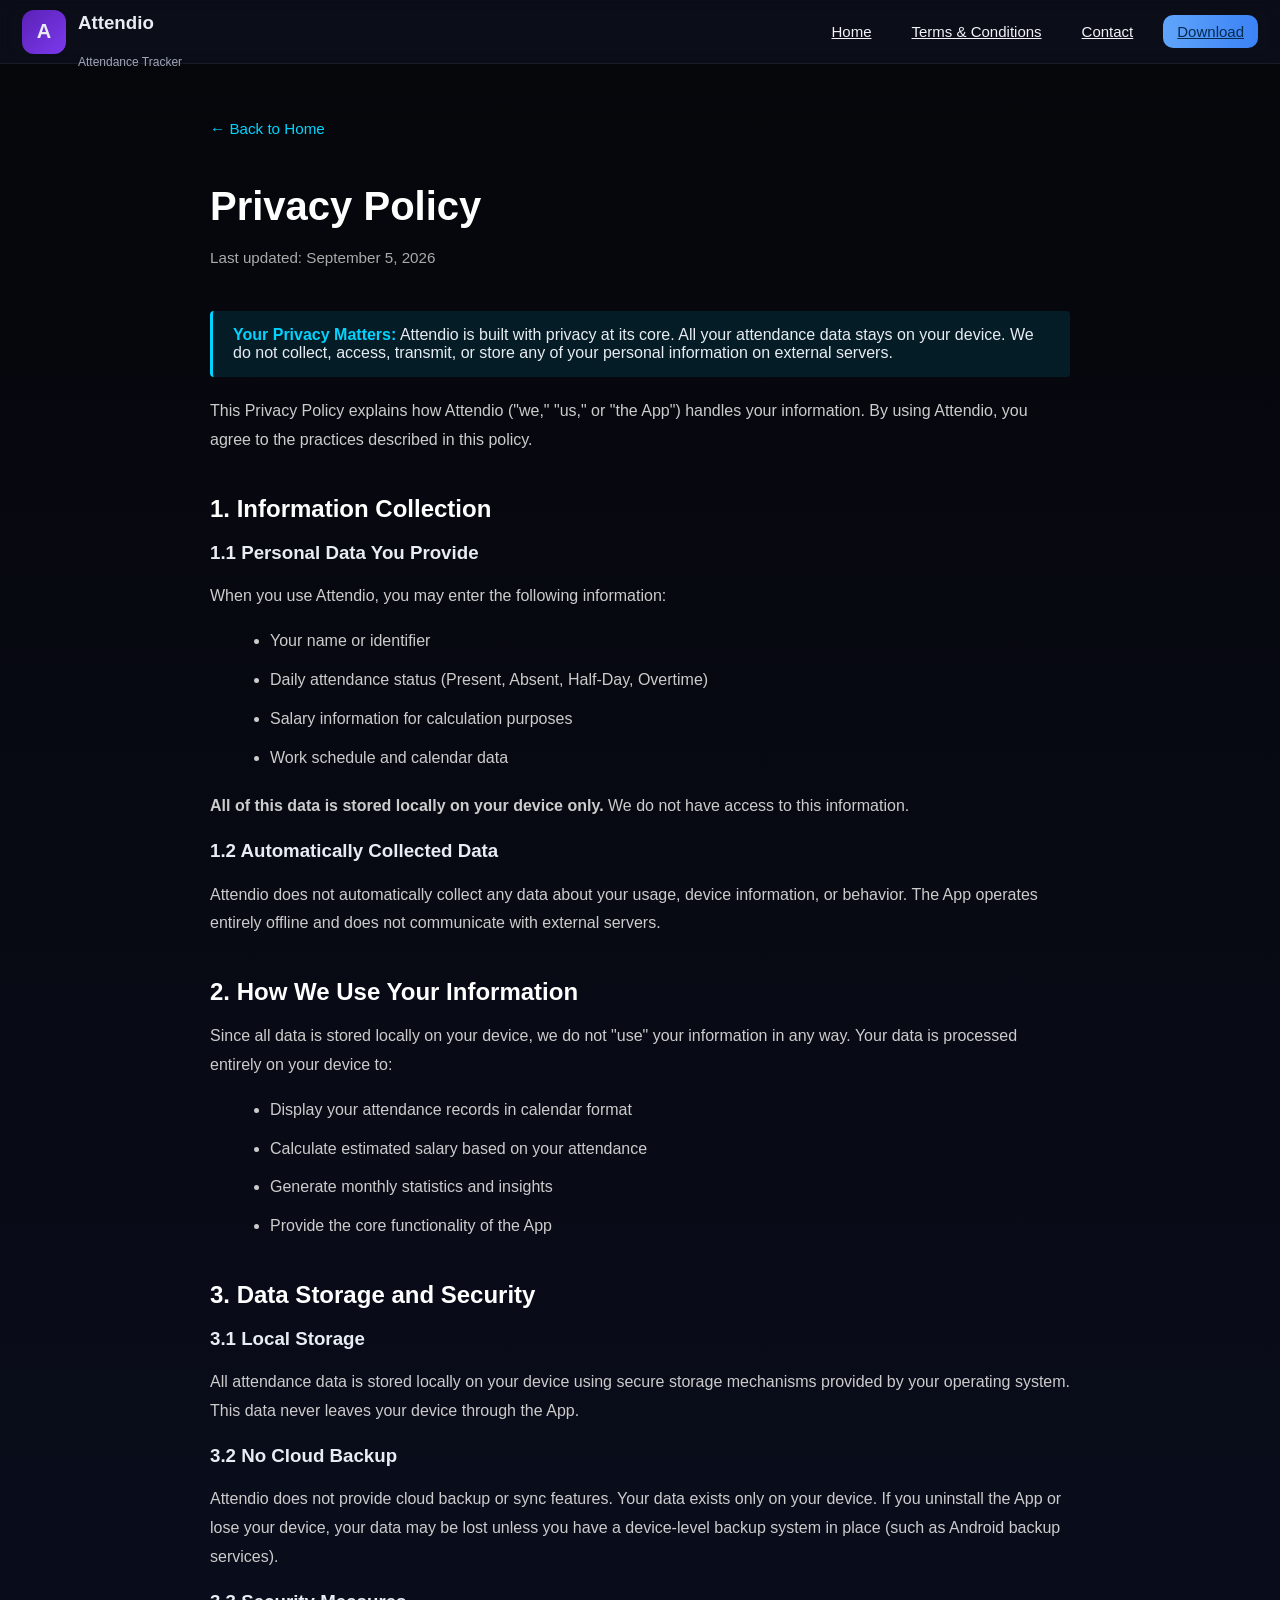
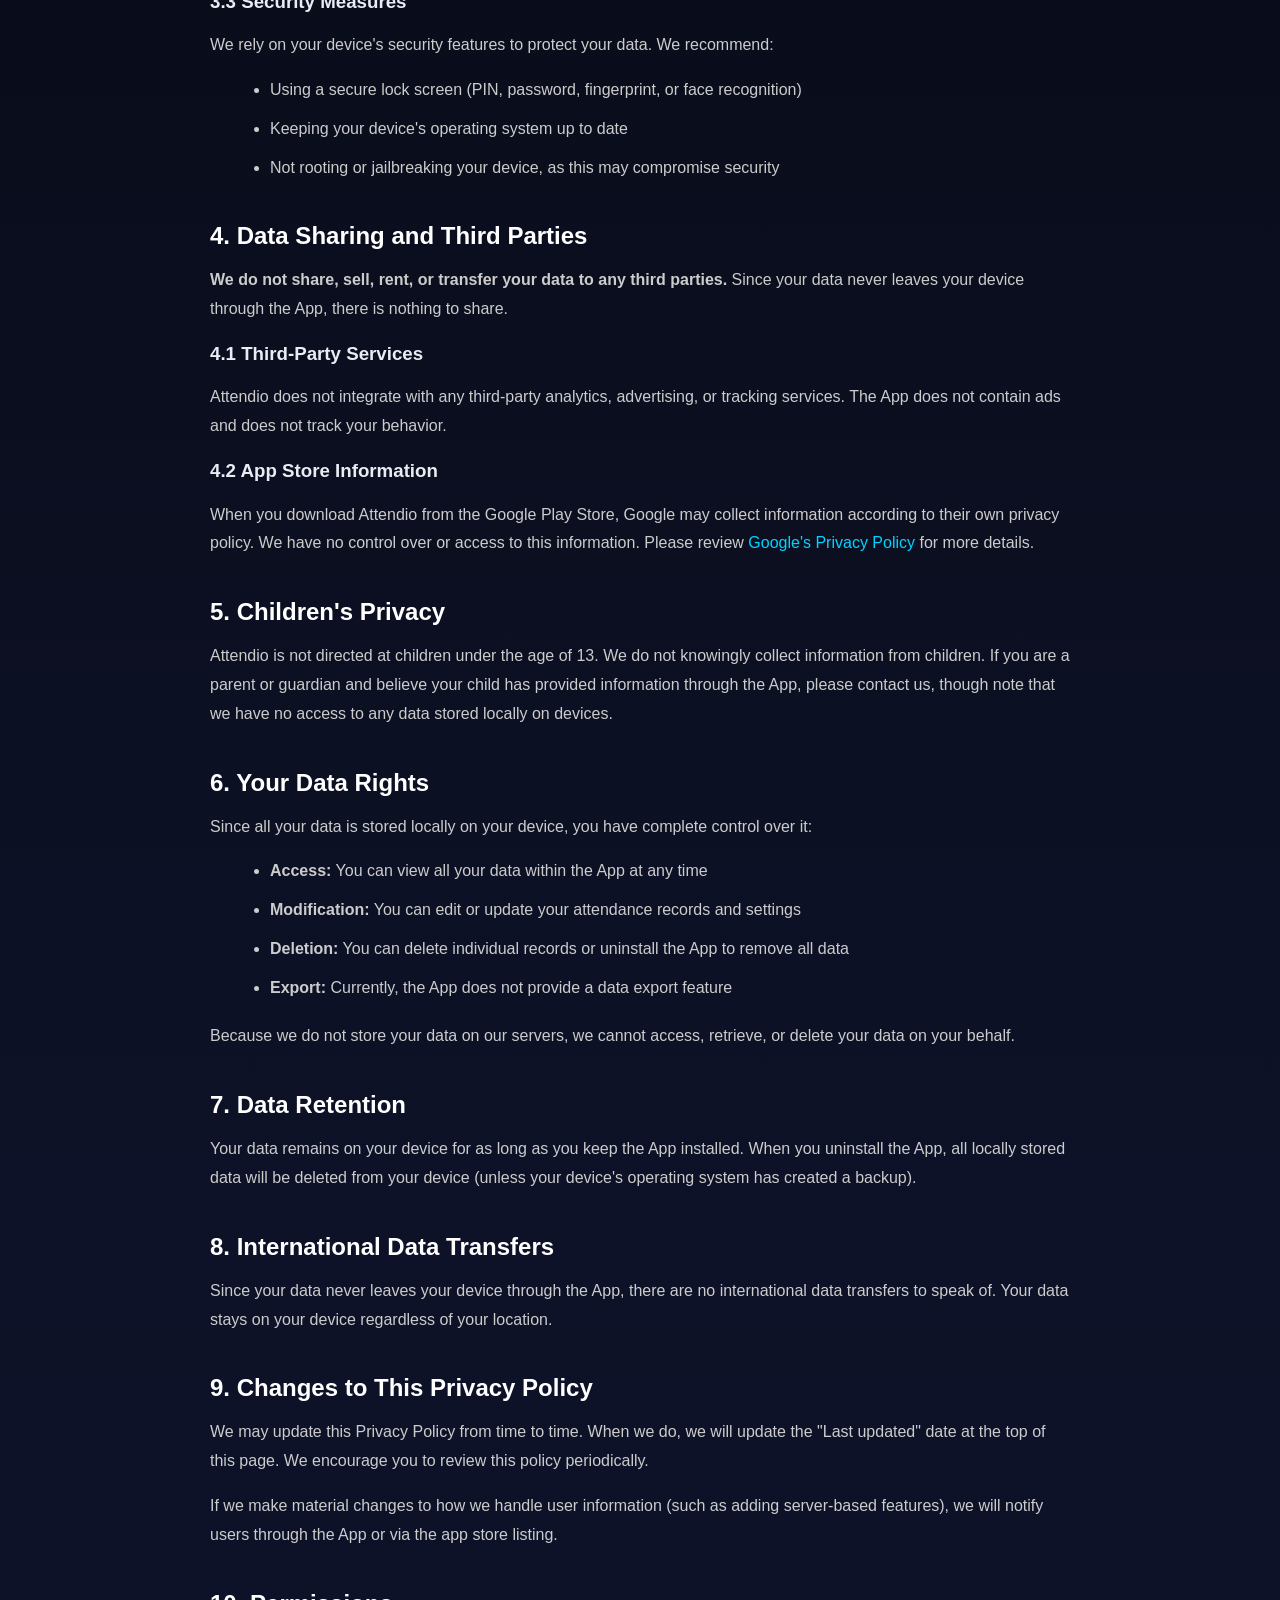
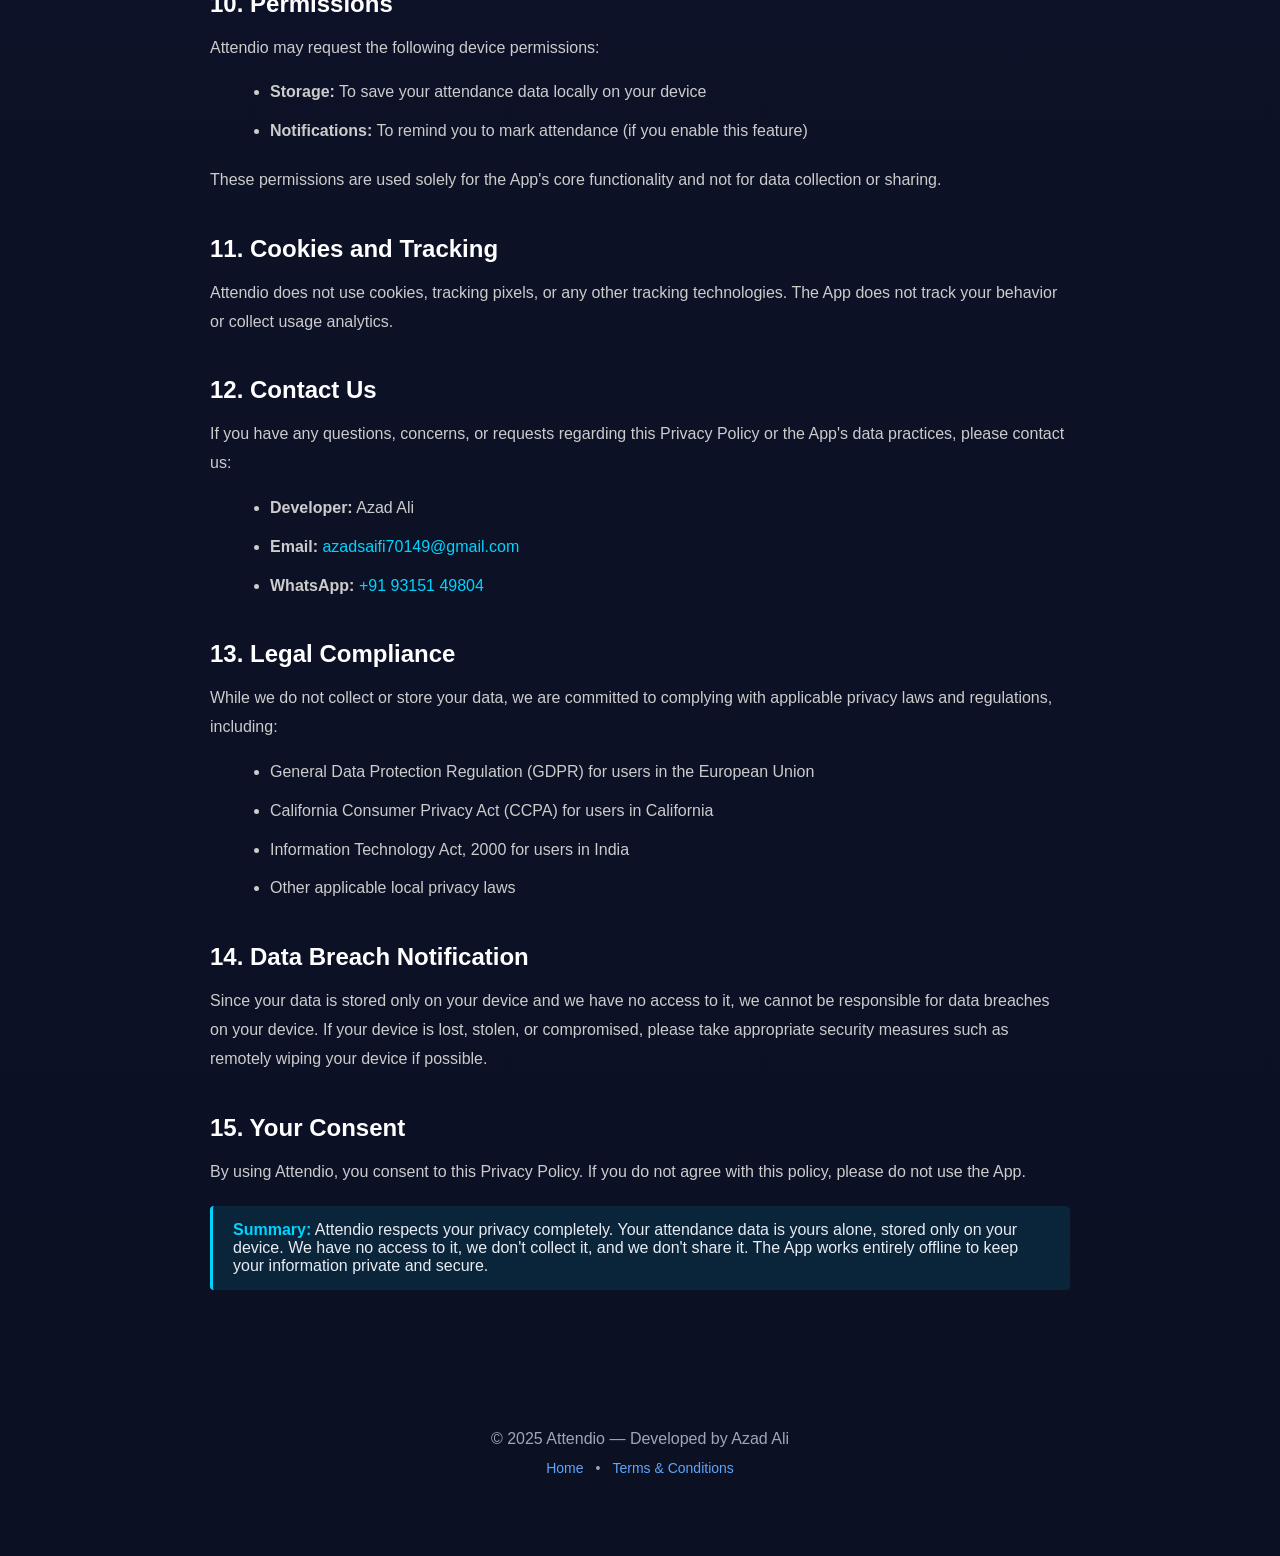
<file: privacy.html>
<!DOCTYPE html>
<html lang="en">

<head>
    <meta charset="UTF-8">
    <meta name="viewport" content="width=device-width, initial-scale=1.0">
    <title>Privacy Policy — Attendio</title>
    <link rel="stylesheet" href="style.css">
    <style>
        .legal-page {
            max-width: 900px;
            margin: 80px auto;
            padding: 40px 20px;
        }

        .legal-page h1 {
            font-size: 2.5rem;
            margin-bottom: 10px;
            color: var(--text-primary, #fff);
        }

        .legal-page .updated {
            color: var(--text-secondary, #aaa);
            margin-bottom: 40px;
            font-size: 0.95rem;
        }

        .legal-page h2 {
            font-size: 1.5rem;
            margin-top: 40px;
            margin-bottom: 15px;
            color: var(--text-primary, #fff);
        }

        .legal-page p, .legal-page li {
            line-height: 1.8;
            color: var(--text-secondary, #ccc);
            margin-bottom: 15px;
        }

        .legal-page ul {
            margin-left: 20px;
            margin-bottom: 20px;
        }

        .legal-page li {
            margin-bottom: 10px;
        }

        .legal-page a {
            color: #00d4ff;
            text-decoration: none;
        }

        .legal-page a:hover {
            text-decoration: underline;
        }

        .back-link {
            display: inline-block;
            margin-bottom: 20px;
            color: #00d4ff;
            text-decoration: none;
            font-size: 0.95rem;
        }

        .back-link:hover {
            text-decoration: underline;
        }

        .highlight-box {
            background: rgba(0, 212, 255, 0.1);
            border-left: 3px solid #00d4ff;
            padding: 15px 20px;
            margin: 20px 0;
            border-radius: 4px;
        }

        .highlight-box strong {
            color: #00d4ff;
        }
    </style>
</head>

<body>

<!-- HEADER -->
<header class="topbar">
    <div class="brand">
        <div class="logo">A</div>
        <div>
            <h3>Attendio</h3>
            <span class="tagline">Attendance Tracker</span>
        </div>
    </div>

    <nav class="nav-links">
        <a href="index.html">Home</a>
        <a href="terms.html">Terms & Conditions</a>
        <a href="index.html#contact">Contact</a>
        <a class="cta" href="https://play.google.com/store/apps/details?id=com.brownfish.attendio" target="_blank">Download</a>
    </nav>

    <div class="hamburger" id="hamburger">☰</div>
</header>

<div class="mobile-menu" id="mobileMenu">
    <a href="index.html">Home</a>
    <a href="terms.html">Terms & Conditions</a>
    <a href="index.html#contact">Contact</a>
    <a class="cta" href="https://play.google.com/store/apps/details?id=com.brownfish.attendio" target="_blank">Download</a>
</div>

<div class="legal-page">
    <a href="index.html" class="back-link">← Back to Home</a>

    <h1>Privacy Policy</h1>
    <p class="updated">Last updated: September 5, 2026</p>

    <div class="highlight-box">
        <strong>Your Privacy Matters:</strong> Attendio is built with privacy at its core. All your attendance data stays on your device. We do not collect, access, transmit, or store any of your personal information on external servers.
    </div>

    <p>
        This Privacy Policy explains how Attendio ("we," "us," or "the App") handles your information.
        By using Attendio, you agree to the practices described in this policy.
    </p>

    <h2>1. Information Collection</h2>

    <h3>1.1 Personal Data You Provide</h3>
    <p>
        When you use Attendio, you may enter the following information:
    </p>
    <ul>
        <li>Your name or identifier</li>
        <li>Daily attendance status (Present, Absent, Half-Day, Overtime)</li>
        <li>Salary information for calculation purposes</li>
        <li>Work schedule and calendar data</li>
    </ul>
    <p>
        <strong>All of this data is stored locally on your device only.</strong> We do not have access to this information.
    </p>

    <h3>1.2 Automatically Collected Data</h3>
    <p>
        Attendio does not automatically collect any data about your usage, device information, or behavior.
        The App operates entirely offline and does not communicate with external servers.
    </p>

    <h2>2. How We Use Your Information</h2>
    <p>
        Since all data is stored locally on your device, we do not "use" your information in any way.
        Your data is processed entirely on your device to:
    </p>
    <ul>
        <li>Display your attendance records in calendar format</li>
        <li>Calculate estimated salary based on your attendance</li>
        <li>Generate monthly statistics and insights</li>
        <li>Provide the core functionality of the App</li>
    </ul>

    <h2>3. Data Storage and Security</h2>

    <h3>3.1 Local Storage</h3>
    <p>
        All attendance data is stored locally on your device using secure storage mechanisms provided
        by your operating system. This data never leaves your device through the App.
    </p>

    <h3>3.2 No Cloud Backup</h3>
    <p>
        Attendio does not provide cloud backup or sync features. Your data exists only on your device.
        If you uninstall the App or lose your device, your data may be lost unless you have a device-level
        backup system in place (such as Android backup services).
    </p>

    <h3>3.3 Security Measures</h3>
    <p>
        We rely on your device's security features to protect your data. We recommend:
    </p>
    <ul>
        <li>Using a secure lock screen (PIN, password, fingerprint, or face recognition)</li>
        <li>Keeping your device's operating system up to date</li>
        <li>Not rooting or jailbreaking your device, as this may compromise security</li>
    </ul>

    <h2>4. Data Sharing and Third Parties</h2>
    <p>
        <strong>We do not share, sell, rent, or transfer your data to any third parties.</strong>
        Since your data never leaves your device through the App, there is nothing to share.
    </p>

    <h3>4.1 Third-Party Services</h3>
    <p>
        Attendio does not integrate with any third-party analytics, advertising, or tracking services.
        The App does not contain ads and does not track your behavior.
    </p>

    <h3>4.2 App Store Information</h3>
    <p>
        When you download Attendio from the Google Play Store, Google may collect information
        according to their own privacy policy. We have no control over or access to this information.
        Please review <a href="https://policies.google.com/privacy" target="_blank">Google's Privacy Policy</a>
        for more details.
    </p>

    <h2>5. Children's Privacy</h2>
    <p>
        Attendio is not directed at children under the age of 13. We do not knowingly collect
        information from children. If you are a parent or guardian and believe your child has
        provided information through the App, please contact us, though note that we have no access
        to any data stored locally on devices.
    </p>

    <h2>6. Your Data Rights</h2>
    <p>
        Since all your data is stored locally on your device, you have complete control over it:
    </p>
    <ul>
        <li><strong>Access:</strong> You can view all your data within the App at any time</li>
        <li><strong>Modification:</strong> You can edit or update your attendance records and settings</li>
        <li><strong>Deletion:</strong> You can delete individual records or uninstall the App to remove all data</li>
        <li><strong>Export:</strong> Currently, the App does not provide a data export feature</li>
    </ul>
    <p>
        Because we do not store your data on our servers, we cannot access, retrieve, or delete your
        data on your behalf.
    </p>

    <h2>7. Data Retention</h2>
    <p>
        Your data remains on your device for as long as you keep the App installed. When you
        uninstall the App, all locally stored data will be deleted from your device (unless your
        device's operating system has created a backup).
    </p>

    <h2>8. International Data Transfers</h2>
    <p>
        Since your data never leaves your device through the App, there are no international data
        transfers to speak of. Your data stays on your device regardless of your location.
    </p>

    <h2>9. Changes to This Privacy Policy</h2>
    <p>
        We may update this Privacy Policy from time to time. When we do, we will update the
        "Last updated" date at the top of this page. We encourage you to review this policy
        periodically.
    </p>
    <p>
        If we make material changes to how we handle user information (such as adding server-based
        features), we will notify users through the App or via the app store listing.
    </p>

    <h2>10. Permissions</h2>
    <p>
        Attendio may request the following device permissions:
    </p>
    <ul>
        <li><strong>Storage:</strong> To save your attendance data locally on your device</li>
        <li><strong>Notifications:</strong> To remind you to mark attendance (if you enable this feature)</li>
    </ul>
    <p>
        These permissions are used solely for the App's core functionality and not for data collection
        or sharing.
    </p>

    <h2>11. Cookies and Tracking</h2>
    <p>
        Attendio does not use cookies, tracking pixels, or any other tracking technologies. The App
        does not track your behavior or collect usage analytics.
    </p>

    <h2>12. Contact Us</h2>
    <p>
        If you have any questions, concerns, or requests regarding this Privacy Policy or the App's
        data practices, please contact us:
    </p>
    <ul>
        <li><strong>Developer:</strong> Azad Ali</li>
        <li><strong>Email:</strong> <a href="mailto:azadsaifi70149@gmail.com">azadsaifi70149@gmail.com</a></li>
        <li><strong>WhatsApp:</strong> <a href="https://wa.me/919315149804" target="_blank">+91 93151 49804</a></li>
    </ul>

    <h2>13. Legal Compliance</h2>
    <p>
        While we do not collect or store your data, we are committed to complying with applicable
        privacy laws and regulations, including:
    </p>
    <ul>
        <li>General Data Protection Regulation (GDPR) for users in the European Union</li>
        <li>California Consumer Privacy Act (CCPA) for users in California</li>
        <li>Information Technology Act, 2000 for users in India</li>
        <li>Other applicable local privacy laws</li>
    </ul>

    <h2>14. Data Breach Notification</h2>
    <p>
        Since your data is stored only on your device and we have no access to it, we cannot be
        responsible for data breaches on your device. If your device is lost, stolen, or compromised,
        please take appropriate security measures such as remotely wiping your device if possible.
    </p>

    <h2>15. Your Consent</h2>
    <p>
        By using Attendio, you consent to this Privacy Policy. If you do not agree with this policy,
        please do not use the App.
    </p>

    <div class="highlight-box">
        <strong>Summary:</strong> Attendio respects your privacy completely. Your attendance data is yours alone,
        stored only on your device. We have no access to it, we don't collect it, and we don't share it.
        The App works entirely offline to keep your information private and secure.
    </div>
</div>

<footer>
    © 2025 Attendio — Developed by Azad Ali
    <div class="footer-links">
        <a href="index.html">Home</a>
        <span>•</span>
        <a href="terms.html">Terms & Conditions</a>
    </div>
</footer>

<script src="script.js"></script>
</body>
</html>
</file>
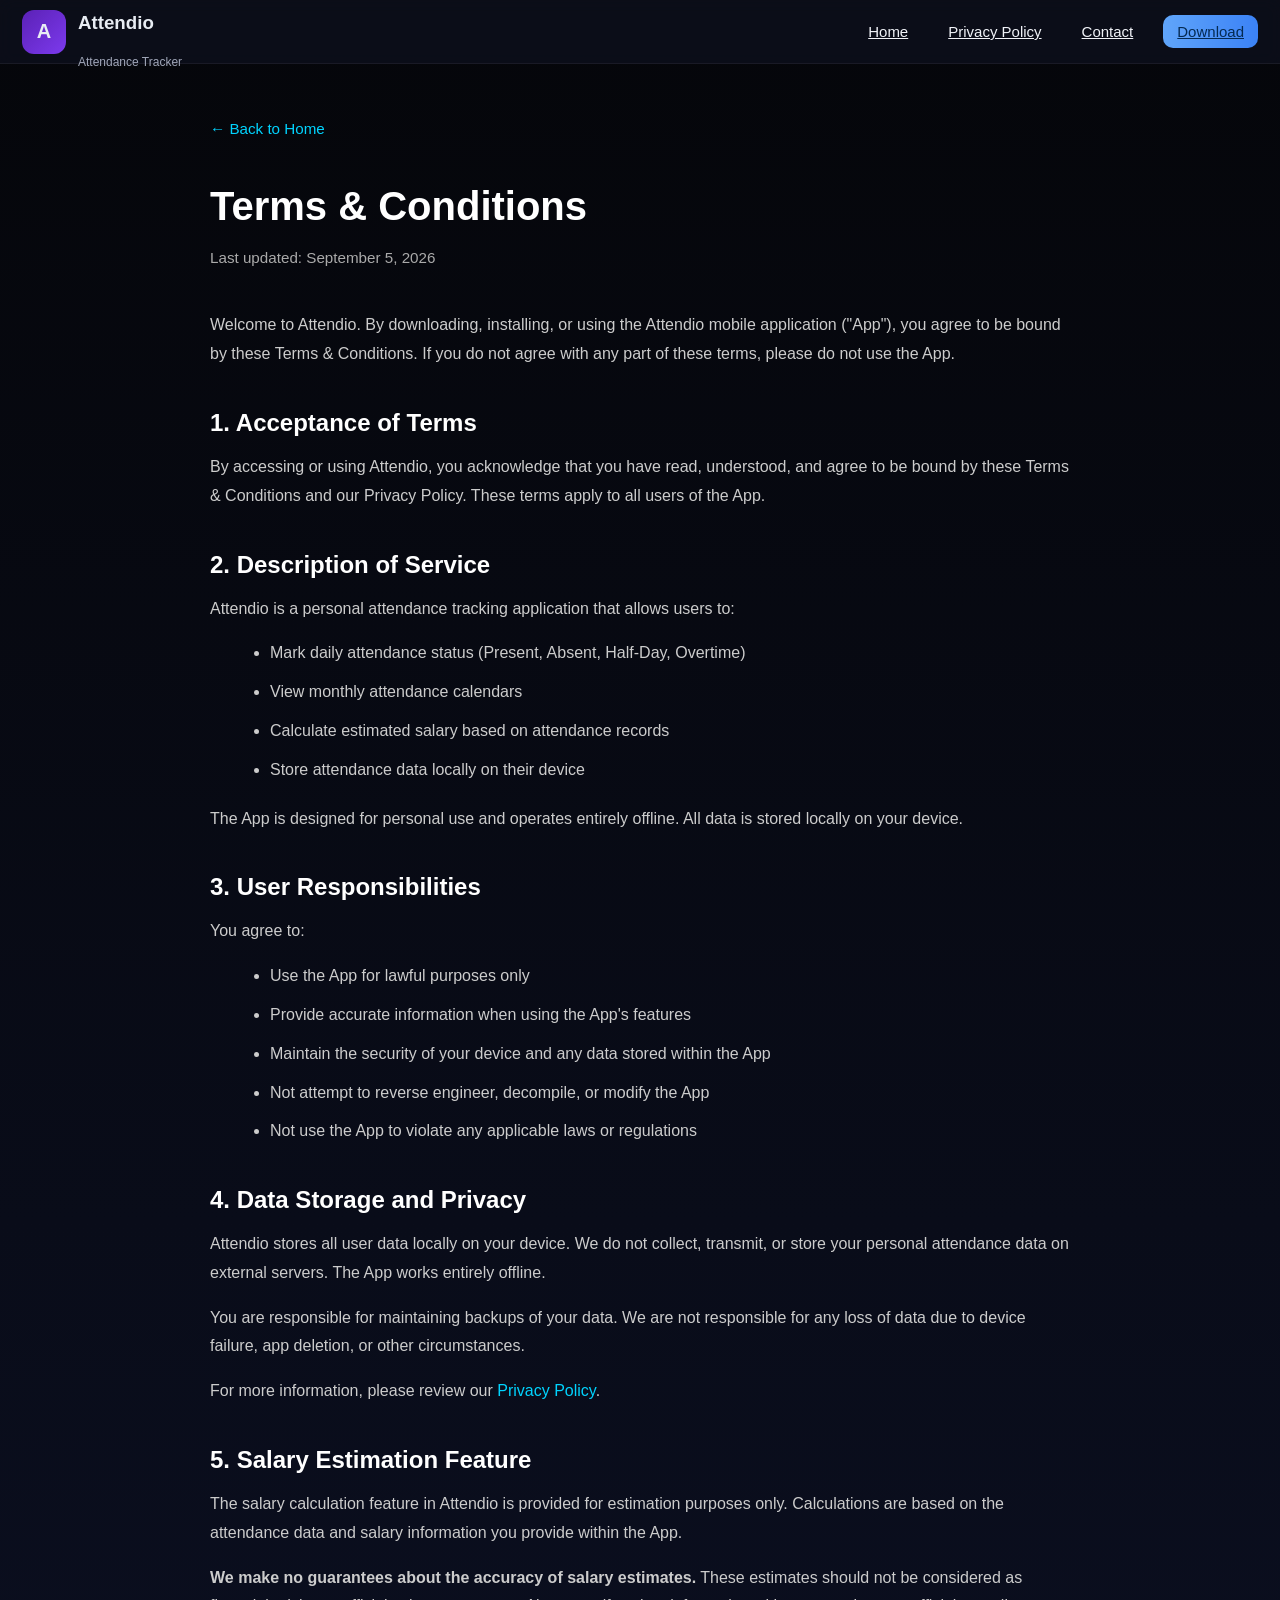
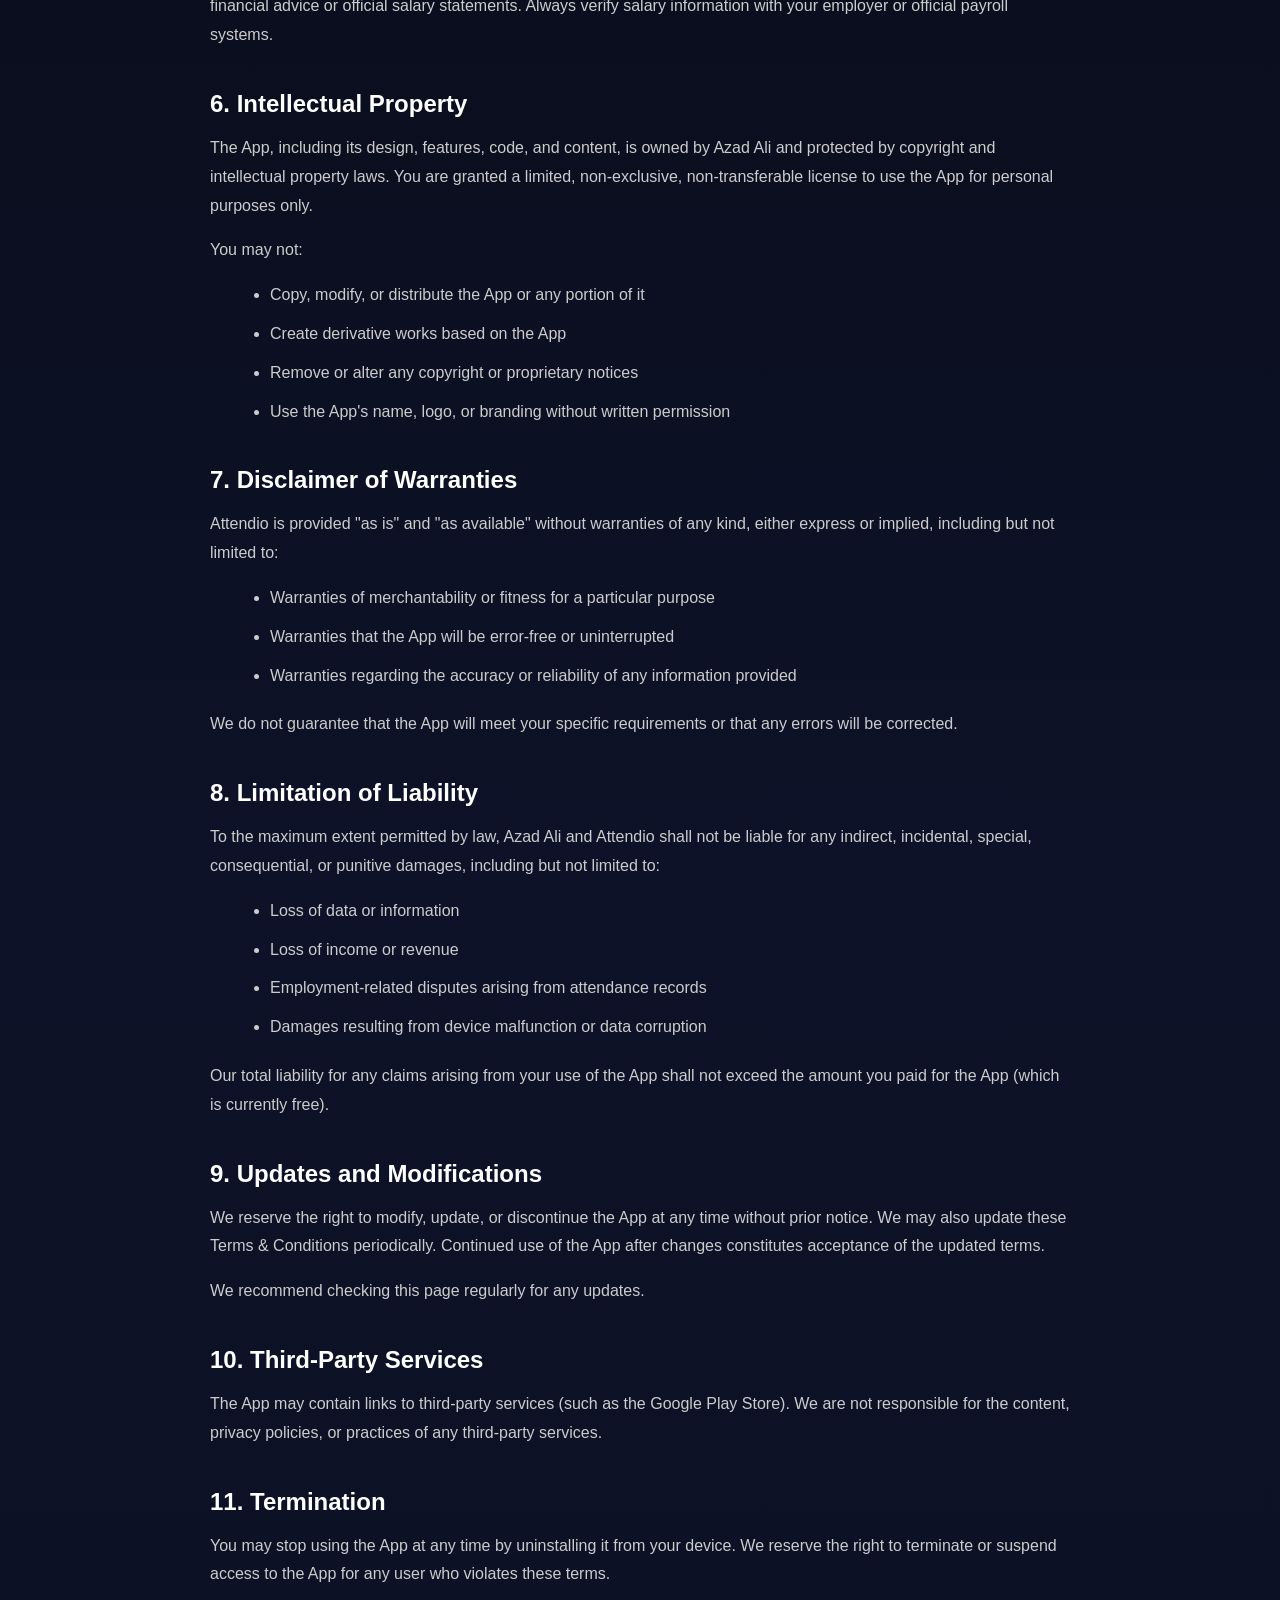
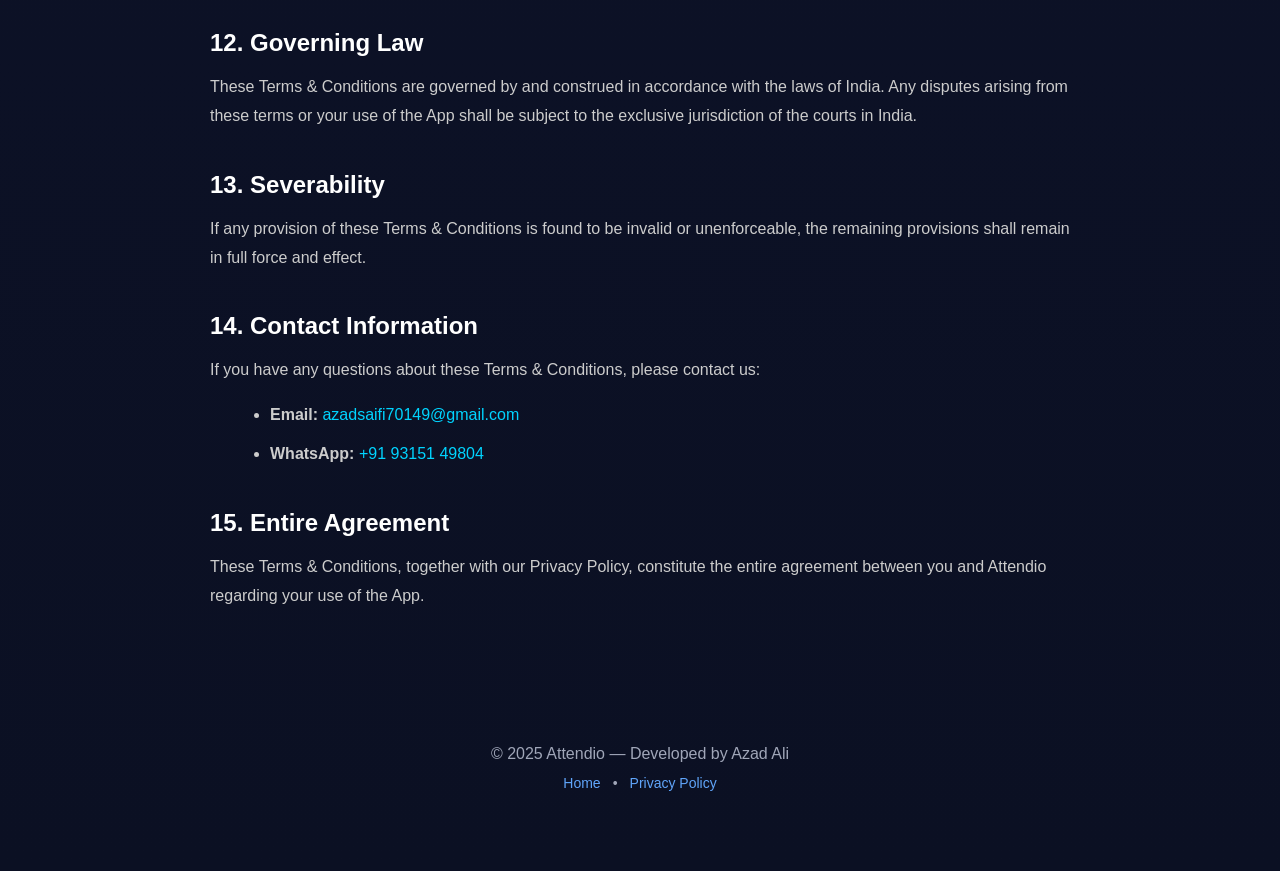
<file: terms.html>
<!DOCTYPE html>
<html lang="en">

<head>
    <meta charset="UTF-8">
    <meta name="viewport" content="width=device-width, initial-scale=1.0">
    <title>Terms & Conditions — Attendio</title>
    <link rel="stylesheet" href="style.css">
    <style>
        .legal-page {
            max-width: 900px;
            margin: 80px auto;
            padding: 40px 20px;
        }

        .legal-page h1 {
            font-size: 2.5rem;
            margin-bottom: 10px;
            color: var(--text-primary, #fff);
        }

        .legal-page .updated {
            color: var(--text-secondary, #aaa);
            margin-bottom: 40px;
            font-size: 0.95rem;
        }

        .legal-page h2 {
            font-size: 1.5rem;
            margin-top: 40px;
            margin-bottom: 15px;
            color: var(--text-primary, #fff);
        }

        .legal-page p, .legal-page li {
            line-height: 1.8;
            color: var(--text-secondary, #ccc);
            margin-bottom: 15px;
        }

        .legal-page ul {
            margin-left: 20px;
            margin-bottom: 20px;
        }

        .legal-page li {
            margin-bottom: 10px;
        }

        .legal-page a {
            color: #00d4ff;
            text-decoration: none;
        }

        .legal-page a:hover {
            text-decoration: underline;
        }

        .back-link {
            display: inline-block;
            margin-bottom: 20px;
            color: #00d4ff;
            text-decoration: none;
            font-size: 0.95rem;
        }

        .back-link:hover {
            text-decoration: underline;
        }
    </style>
</head>

<body>

<!-- HEADER -->
<header class="topbar">
    <div class="brand">
        <div class="logo">A</div>
        <div>
            <h3>Attendio</h3>
            <span class="tagline">Attendance Tracker</span>
        </div>
    </div>

    <nav class="nav-links">
        <a href="index.html">Home</a>
        <a href="privacy.html">Privacy Policy</a>
        <a href="index.html#contact">Contact</a>
        <a class="cta" href="https://play.google.com/store/apps/details?id=com.brownfish.attendio" target="_blank">Download</a>
    </nav>

    <div class="hamburger" id="hamburger">☰</div>
</header>

<div class="mobile-menu" id="mobileMenu">
    <a href="index.html">Home</a>
    <a href="privacy.html">Privacy Policy</a>
    <a href="index.html#contact">Contact</a>
    <a class="cta" href="https://play.google.com/store/apps/details?id=com.brownfish.attendio" target="_blank">Download</a>
</div>

<div class="legal-page">
    <a href="index.html" class="back-link">← Back to Home</a>

    <h1>Terms & Conditions</h1>
    <p class="updated">Last updated: September 5, 2026</p>

    <p>
        Welcome to Attendio. By downloading, installing, or using the Attendio mobile application
        ("App"), you agree to be bound by these Terms & Conditions. If you do not agree with any
        part of these terms, please do not use the App.
    </p>

    <h2>1. Acceptance of Terms</h2>
    <p>
        By accessing or using Attendio, you acknowledge that you have read, understood, and agree
        to be bound by these Terms & Conditions and our Privacy Policy. These terms apply to all
        users of the App.
    </p>

    <h2>2. Description of Service</h2>
    <p>
        Attendio is a personal attendance tracking application that allows users to:
    </p>
    <ul>
        <li>Mark daily attendance status (Present, Absent, Half-Day, Overtime)</li>
        <li>View monthly attendance calendars</li>
        <li>Calculate estimated salary based on attendance records</li>
        <li>Store attendance data locally on their device</li>
    </ul>
    <p>
        The App is designed for personal use and operates entirely offline. All data is stored
        locally on your device.
    </p>

    <h2>3. User Responsibilities</h2>
    <p>You agree to:</p>
    <ul>
        <li>Use the App for lawful purposes only</li>
        <li>Provide accurate information when using the App's features</li>
        <li>Maintain the security of your device and any data stored within the App</li>
        <li>Not attempt to reverse engineer, decompile, or modify the App</li>
        <li>Not use the App to violate any applicable laws or regulations</li>
    </ul>

    <h2>4. Data Storage and Privacy</h2>
    <p>
        Attendio stores all user data locally on your device. We do not collect, transmit, or
        store your personal attendance data on external servers. The App works entirely offline.
    </p>
    <p>
        You are responsible for maintaining backups of your data. We are not responsible for any
        loss of data due to device failure, app deletion, or other circumstances.
    </p>
    <p>
        For more information, please review our <a href="privacy.html">Privacy Policy</a>.
    </p>

    <h2>5. Salary Estimation Feature</h2>
    <p>
        The salary calculation feature in Attendio is provided for estimation purposes only.
        Calculations are based on the attendance data and salary information you provide within
        the App.
    </p>
    <p>
        <strong>We make no guarantees about the accuracy of salary estimates.</strong> These
        estimates should not be considered as financial advice or official salary statements.
        Always verify salary information with your employer or official payroll systems.
    </p>

    <h2>6. Intellectual Property</h2>
    <p>
        The App, including its design, features, code, and content, is owned by Azad Ali and
        protected by copyright and intellectual property laws. You are granted a limited,
        non-exclusive, non-transferable license to use the App for personal purposes only.
    </p>
    <p>You may not:</p>
    <ul>
        <li>Copy, modify, or distribute the App or any portion of it</li>
        <li>Create derivative works based on the App</li>
        <li>Remove or alter any copyright or proprietary notices</li>
        <li>Use the App's name, logo, or branding without written permission</li>
    </ul>

    <h2>7. Disclaimer of Warranties</h2>
    <p>
        Attendio is provided "as is" and "as available" without warranties of any kind, either
        express or implied, including but not limited to:
    </p>
    <ul>
        <li>Warranties of merchantability or fitness for a particular purpose</li>
        <li>Warranties that the App will be error-free or uninterrupted</li>
        <li>Warranties regarding the accuracy or reliability of any information provided</li>
    </ul>
    <p>
        We do not guarantee that the App will meet your specific requirements or that any errors
        will be corrected.
    </p>

    <h2>8. Limitation of Liability</h2>
    <p>
        To the maximum extent permitted by law, Azad Ali and Attendio shall not be liable for any
        indirect, incidental, special, consequential, or punitive damages, including but not
        limited to:
    </p>
    <ul>
        <li>Loss of data or information</li>
        <li>Loss of income or revenue</li>
        <li>Employment-related disputes arising from attendance records</li>
        <li>Damages resulting from device malfunction or data corruption</li>
    </ul>
    <p>
        Our total liability for any claims arising from your use of the App shall not exceed the
        amount you paid for the App (which is currently free).
    </p>

    <h2>9. Updates and Modifications</h2>
    <p>
        We reserve the right to modify, update, or discontinue the App at any time without prior
        notice. We may also update these Terms & Conditions periodically. Continued use of the App
        after changes constitutes acceptance of the updated terms.
    </p>
    <p>
        We recommend checking this page regularly for any updates.
    </p>

    <h2>10. Third-Party Services</h2>
    <p>
        The App may contain links to third-party services (such as the Google Play Store). We are
        not responsible for the content, privacy policies, or practices of any third-party
        services.
    </p>

    <h2>11. Termination</h2>
    <p>
        You may stop using the App at any time by uninstalling it from your device. We reserve
        the right to terminate or suspend access to the App for any user who violates these terms.
    </p>

    <h2>12. Governing Law</h2>
    <p>
        These Terms & Conditions are governed by and construed in accordance with the laws of
        India. Any disputes arising from these terms or your use of the App shall be subject to
        the exclusive jurisdiction of the courts in India.
    </p>

    <h2>13. Severability</h2>
    <p>
        If any provision of these Terms & Conditions is found to be invalid or unenforceable, the
        remaining provisions shall remain in full force and effect.
    </p>

    <h2>14. Contact Information</h2>
    <p>
        If you have any questions about these Terms & Conditions, please contact us:
    </p>
    <ul>
        <li><strong>Email:</strong> <a href="mailto:azadsaifi70149@gmail.com">azadsaifi70149@gmail.com</a></li>
        <li><strong>WhatsApp:</strong> <a href="https://wa.me/919315149804" target="_blank">+91 93151 49804</a></li>
    </ul>

    <h2>15. Entire Agreement</h2>
    <p>
        These Terms & Conditions, together with our Privacy Policy, constitute the entire
        agreement between you and Attendio regarding your use of the App.
    </p>
</div>

<footer>
    © 2025 Attendio — Developed by Azad Ali
    <div class="footer-links">
        <a href="index.html">Home</a>
        <span>•</span>
        <a href="privacy.html">Privacy Policy</a>
    </div>
</footer>

<script src="script.js"></script>
</body>
</html>
</file>
<file: style.css>
/* VARIABLES */
:root {
  --accent1: #5b21b6;
  --accent2: #7c3aed;
  --accent3: #60a5fa;
  --muted: #a0a6b8;
  --bg: #0f172a;
  --glass: rgba(255,255,255,0.06);
}

* {
  box-sizing: border-box;
}

body {
  margin: 0;
  font-family: Inter, sans-serif;
  background: linear-gradient(180deg, #05060a, #0d1228 60%, #0b1023);
  color: #e8ecf3;
  overflow-x: hidden;
}

/* HEADER */
.topbar {
  position: fixed;
  top:0; left:0; right:0;
  height: 64px;
  padding:10px 22px;
  background: rgba(22,26,46,0.4);
  backdrop-filter: blur(8px);
  border-bottom:1px solid rgba(255,255,255,0.06);
  display:flex; align-items:center; justify-content:space-between;
  z-index:100;
}

.brand { display:flex; align-items:center; gap:12px; }
.logo {
  width:44px; height:44px;
  background:linear-gradient(135deg,var(--accent1),var(--accent2));
  border-radius:12px; display:flex; align-items:center; justify-content:center;
  font-weight:800; font-size:20px;
}

.tagline { font-size:12px; color:var(--muted); }

nav { display:flex; gap:20px; align-items:center; }
nav a { color:#f1f3f8; font-size:15px; padding:6px 10px; border-radius:8px; }
nav a:hover { background:rgba(255,255,255,0.05); }
.cta { background:linear-gradient(90deg,var(--accent3),#3b82f6); padding:8px 14px!important; border-radius:10px; color:#042a52!important; }

/* MOBILE NAV */
.hamburger { display:none; font-size:26px; cursor:pointer; }
.mobile-menu {
  display:none; flex-direction:column; gap:16px;
  background:rgba(15,19,35,0.98);
  position:fixed; top:64px; left:0; right:0; padding:20px;
}
.mobile-menu a { padding:12px 0; font-size:18px; }

/* HERO */
.hero {
  padding-top:140px;
  padding-bottom:90px;
  padding-left:24px; padding-right:24px;
  max-width:1200px; margin:auto; position:relative;
}

.hero-left h1 {
  font-size:46px;
  margin-bottom:12px;
}

.hero-left .grad {
  background:linear-gradient(90deg,var(--accent1),var(--accent2));
  -webkit-background-clip:text;
  -webkit-text-fill-color:transparent;
}

.hero-left p {
  font-size:18px;
  max-width:620px;
  color:#c8ccda;
}

.actions { display:flex; gap:16px; margin-top:22px; }

.btn-primary {
  background:linear-gradient(90deg,var(--accent1),var(--accent2));
  padding:14px 24px;
  border-radius:12px;
  font-weight:700;
  color:white;
}

.btn-ghost {
  border:1px solid rgba(255,255,255,0.1);
  padding:14px 22px;
  border-radius:12px;
  color:#c8ccda;
}

/* HERO GLOW */
.hero-glow {
  position:absolute;
  top:-120px;
  left:50%;
  transform:translateX(-50%);
  width:800px;
  height:800px;
  background:radial-gradient(circle,var(--accent2) 0%, transparent 60%);
  filter:blur(160px);
  opacity:0.4;
  z-index:-1;
}

/* SECTION TITLE */
.section-title {
  text-align:center;
  font-size:32px;
  margin-bottom:34px;
}

/* FEATURES */
.features { max-width:1200px; margin:50px auto; padding:0 24px; }
.feature-grid {
  display:grid;
  grid-template-columns:repeat(auto-fit,minmax(240px,1fr));
  gap:24px;
}

.feature-card {
  background:rgba(255,255,255,0.04);
  padding:22px;
  border-radius:16px;
  border:1px solid rgba(255,255,255,0.05);
  text-align:center;
}

.feature-card .icon {
  font-size:36px;
  margin-bottom:10px;
}

.feature-card h4 {
  font-size:18px;
  margin-bottom:6px;
}

/* SCREENSHOTS */
.screenshots {
  max-width:1200px; margin:80px auto; padding:0 20px;
  text-align:center;
}

.carousel {
  display:flex;
  gap:20px;
  justify-content:center;
  flex-wrap:wrap;
}

.carousel img {
  width:240px;
  border-radius:16px;
  opacity:0.7;
  transition:0.3s;
}

.carousel img.center {
  transform:scale(1.1);
  opacity:1;
}

.dots {
  display:flex; gap:10px; justify-content:center; margin-top:10px;
}

.dot {
  width:10px; height:10px; border-radius:50%;
  background:#555; cursor:pointer;
}

.dot.active {
  background:linear-gradient(90deg,var(--accent1),var(--accent2));
}

/* CONTACT */
.contact {
  max-width:1100px;
  margin:60px auto;
  padding:20px;
}

.contact-box {
  background:rgba(255,255,255,0.04);
  padding:26px;
  border-radius:16px;
  display:flex;
  align-items:center;
  gap:20px;
  flex-wrap:wrap;
}

.avatar {
  width:80px; height:80px;
  background:linear-gradient(135deg,var(--accent1),var(--accent2));
  border-radius:20px;
  display:flex; align-items:center; justify-content:center;
  font-weight:800; font-size:30px;
}

.contact-links a {
  display:inline-block;
  background:rgba(255,255,255,0.08);
  padding:12px 16px;
  margin-right:10px;
  border-radius:12px;
  font-weight:600;
}

footer {
  text-align:center;
  margin:60px 0 80px;
  color:var(--muted);
}

.footer-links {
  margin-top: 12px;
  display: flex;
  align-items: center;
  justify-content: center;
  gap: 12px;
  font-size: 14px;
}

.footer-links a {
  color: var(--accent3);
  text-decoration: none;
  transition: opacity 0.2s;
}

.footer-links a:hover {
  opacity: 0.7;
  text-decoration: underline;
}

/* ANIMATIONS */
.fade-up {
  opacity:0;
  transform:translateY(20px);
  animation:fadeUp 0.8s ease forwards;
}

@keyframes fadeUp {
  to { opacity:1; transform:none; }
}

/* RESPONSIVE */
@media (max-width:900px) {
  nav { display:none; }
  .hamburger { display:block; }
}

@media (max-width:600px) {
  .hero-left h1 { font-size:32px; }
  .carousel img { width:180px; }
}
</file>
